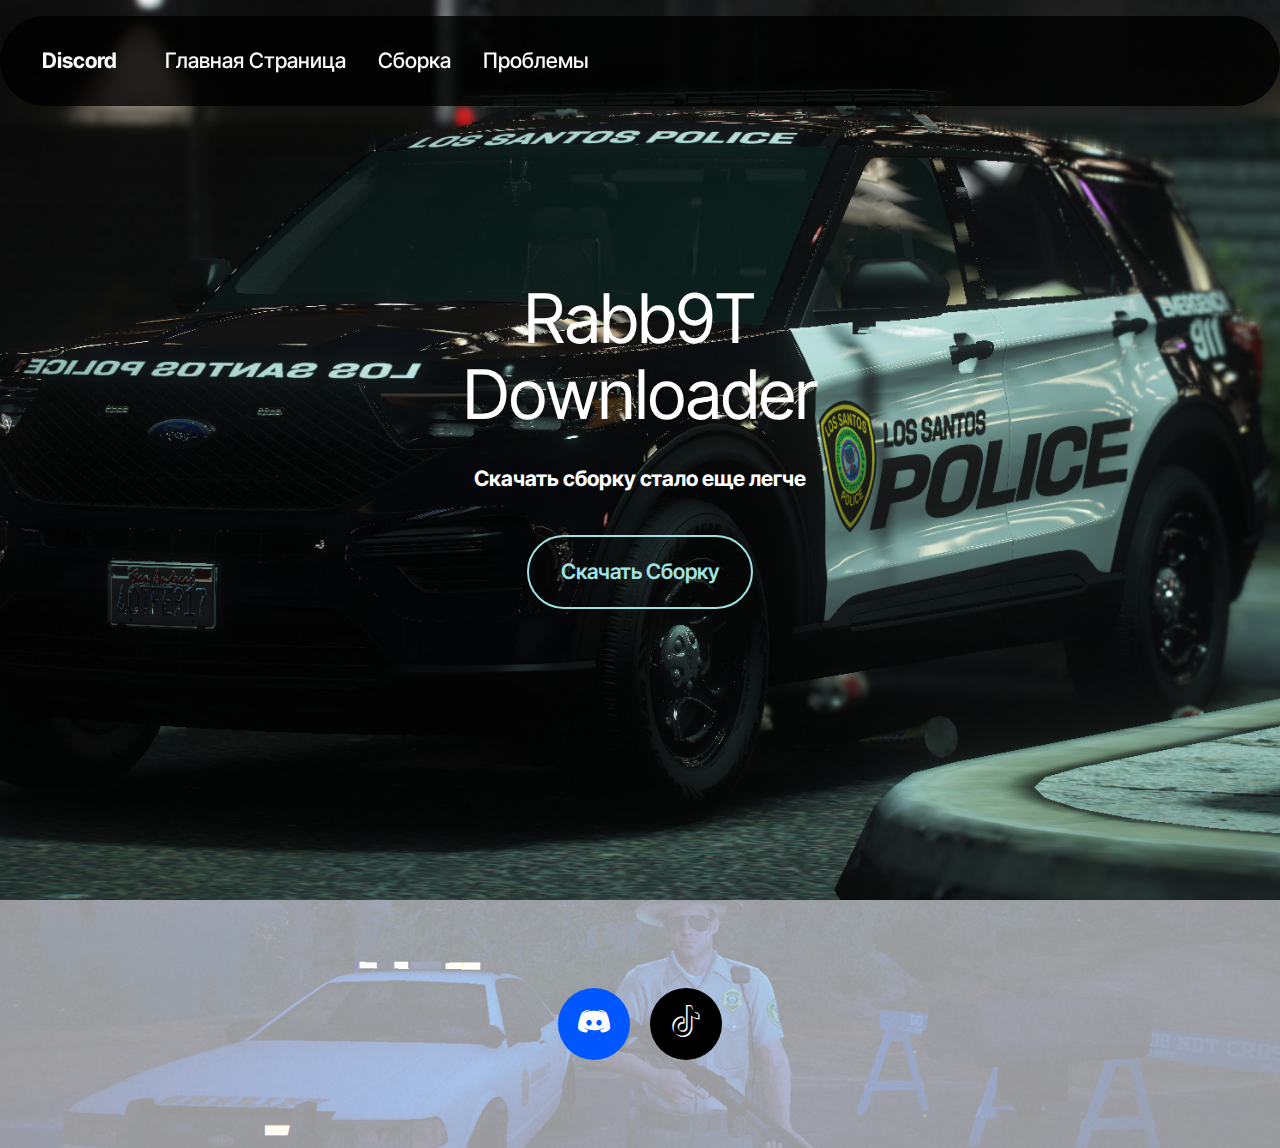
<file: index.html>
<!DOCTYPE html>
<html  >
<head>
  <!-- Site made with Mobirise Website Builder v5.9.18, https://mobirise.com -->
  <meta charset="UTF-8">
  <meta http-equiv="X-UA-Compatible" content="IE=edge">
  <meta name="generator" content="Mobirise v5.9.18, mobirise.com">
  <meta name="viewport" content="width=device-width, initial-scale=1, minimum-scale=1">
  <link rel="shortcut icon" href="assets/images/auadp-it07k-453x450.jpg" type="image/x-icon">
  <meta name="description" content="">
  
  
  <title>Главная Страница</title>
  <link rel="stylesheet" href="assets/web/assets/mobirise-icons2/mobirise2.css">
  <link rel="stylesheet" href="assets/bootstrap/css/bootstrap.min.css">
  <link rel="stylesheet" href="assets/bootstrap/css/bootstrap-grid.min.css">
  <link rel="stylesheet" href="assets/bootstrap/css/bootstrap-reboot.min.css">
  <link rel="stylesheet" href="assets/animatecss/animate.css">
  <link rel="stylesheet" href="assets/dropdown/css/style.css">
  <link rel="stylesheet" href="assets/socicon/css/styles.css">
  <link rel="stylesheet" href="assets/theme/css/style.css">
  <link rel="preload" href="https://fonts.googleapis.com/css?family=Inter+Tight:100,200,300,400,500,600,700,800,900,100i,200i,300i,400i,500i,600i,700i,800i,900i&display=swap" as="style" onload="this.onload=null;this.rel='stylesheet'">
  <noscript><link rel="stylesheet" href="https://fonts.googleapis.com/css?family=Inter+Tight:100,200,300,400,500,600,700,800,900,100i,200i,300i,400i,500i,600i,700i,800i,900i&display=swap"></noscript>
  <link rel="preload" href="https://fonts.googleapis.com/css?family=Jost:100,200,300,400,500,600,700,800,900,100i,200i,300i,400i,500i,600i,700i,800i,900i&display=swap" as="style" onload="this.onload=null;this.rel='stylesheet'">
  <noscript><link rel="stylesheet" href="https://fonts.googleapis.com/css?family=Jost:100,200,300,400,500,600,700,800,900,100i,200i,300i,400i,500i,600i,700i,800i,900i&display=swap"></noscript>
  <link rel="preload" as="style" href="assets/mobirise/css/mbr-additional.css?v=QXFCVy"><link rel="stylesheet" href="assets/mobirise/css/mbr-additional.css?v=QXFCVy" type="text/css">

  
  
  
</head>
<body>
  
  <section data-bs-version="5.1" class="menu menu1 cid-ussQdkQ1Rs" once="menu" id="menu01-1n">
	

	<nav class="navbar navbar-dropdown navbar-fixed-top navbar-expand-lg">
		<div class="container">
			<div class="navbar-brand">
				<span class="navbar-caption-wrap"><a class="navbar-caption text-white display-4" href="https://discord.com/invite/rabb9tlspdfr" target="_blank">Discord</a></span>
			</div>
			<button class="navbar-toggler" type="button" data-toggle="collapse" data-bs-toggle="collapse" data-target="#navbarSupportedContent" data-bs-target="#navbarSupportedContent" aria-controls="navbarNavAltMarkup" aria-expanded="false" aria-label="Toggle navigation">
				<div class="hamburger">
					<span></span>
					<span></span>
					<span></span>
					<span></span>
				</div>
			</button>
			<div class="collapse navbar-collapse" id="navbarSupportedContent">
				<ul class="navbar-nav nav-dropdown nav-right" data-app-modern-menu="true"><li class="nav-item">
						<a class="nav-link link text-white text-primary display-4" href="index.html">Главная Страница</a>
					</li>
					<li class="nav-item">
						<a class="nav-link link text-white text-primary display-4" href="page1.html" aria-expanded="false">Сборка</a>
					</li>
					<li class="nav-item">
						<a class="nav-link link text-white text-primary display-4" href="page2.html">Проблемы</a>
					</li></ul>
				
				
			</div>
		</div>
	</nav>
</section>

<section data-bs-version="5.1" class="header09 startm5 cid-ussQPcHP8G mbr-fullscreen" id="header09-1o">	
	<div class="container-fluid">
		<div class="row">
			<div class="content-wrap col-12 col-md-8">
				<h1 class="mbr-section-title mbr-fonts-style mbr-white mb-4 display-1">Rabb9T<br>Downloader</h1>
				
				<p class="mbr-fonts-style mbr-text mbr-white mb-4 display-7"><strong>Скачать сборку стало еще легче</strong></p>
				<div class="mbr-section-btn"><a class="btn btn-warning-outline display-7" href="page1.html">Скачать Сборку</a></div>
			</div>
		</div>
	</div>
</section>

<section data-bs-version="5.1" class="social4 cid-ussTKUN13a" id="social04-1r">
    
    
    <div class="mbr-overlay" style="opacity: 0.6; background-color: rgb(255, 255, 255);">
    </div>

    <div class="container">
        <div class="media-container-row">
            <div class="col-12">
                
                <div class="social-list align-center">
                    <a class="iconfont-wrapper bg-behance m-2" href="https://discord.com/invite/rabb9tlspdfr" target="_blank">
                        <span class="socicon-discord socicon"></span>
                    </a>
                    
                    <a class="iconfont-wrapper bg-tiktok m-2" href="https://www.tiktok.com/@rabb9tlspdfr1?_t=8rBrw1p2kER" target="_blank">
                        <span class="socicon-tiktok socicon"></span>
                    </a>
                    
                    
                </div>
            </div>
        </div>
    </div>
  
  
  <input name="animation" type="hidden">
  </body>
</html>
</file>
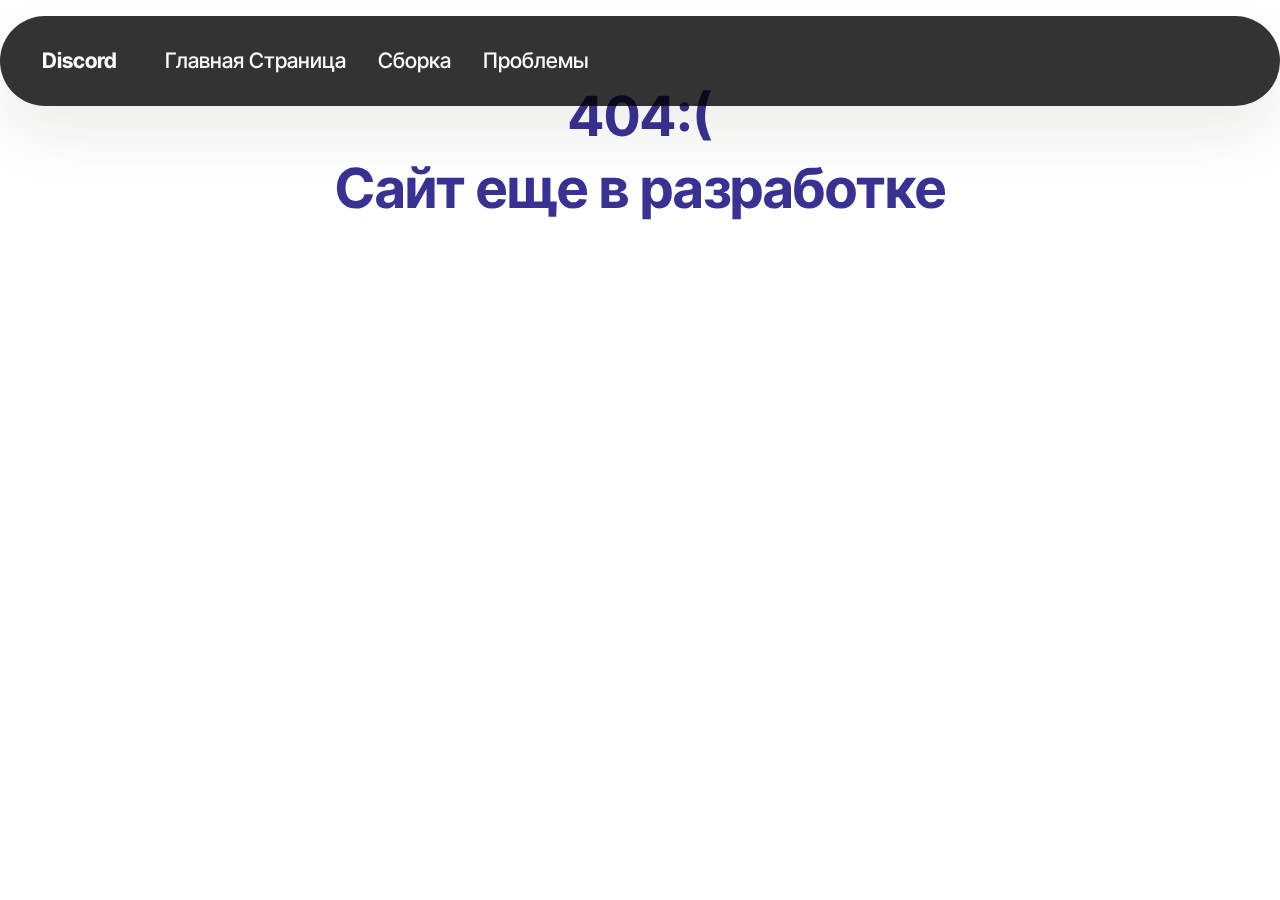
<file: page2.html>
<!DOCTYPE html>
<html  >
<head>
  <!-- Site made with Mobirise Website Builder v5.9.18, https://mobirise.com -->
  <meta charset="UTF-8">
  <meta http-equiv="X-UA-Compatible" content="IE=edge">
  <meta name="generator" content="Mobirise v5.9.18, mobirise.com">
  <meta name="viewport" content="width=device-width, initial-scale=1, minimum-scale=1">
  <link rel="shortcut icon" href="assets/images/auadp-it07k-453x450.jpg" type="image/x-icon">
  <meta name="description" content="">
  
  
  <title>Проблемы</title>
  <link rel="stylesheet" href="assets/web/assets/mobirise-icons2/mobirise2.css">
  <link rel="stylesheet" href="assets/bootstrap/css/bootstrap.min.css">
  <link rel="stylesheet" href="assets/bootstrap/css/bootstrap-grid.min.css">
  <link rel="stylesheet" href="assets/bootstrap/css/bootstrap-reboot.min.css">
  <link rel="stylesheet" href="assets/animatecss/animate.css">
  <link rel="stylesheet" href="assets/dropdown/css/style.css">
  <link rel="stylesheet" href="assets/theme/css/style.css">
  <link rel="preload" href="https://fonts.googleapis.com/css?family=Inter+Tight:100,200,300,400,500,600,700,800,900,100i,200i,300i,400i,500i,600i,700i,800i,900i&display=swap" as="style" onload="this.onload=null;this.rel='stylesheet'">
  <noscript><link rel="stylesheet" href="https://fonts.googleapis.com/css?family=Inter+Tight:100,200,300,400,500,600,700,800,900,100i,200i,300i,400i,500i,600i,700i,800i,900i&display=swap"></noscript>
  <link rel="preload" href="https://fonts.googleapis.com/css?family=Jost:100,200,300,400,500,600,700,800,900,100i,200i,300i,400i,500i,600i,700i,800i,900i&display=swap" as="style" onload="this.onload=null;this.rel='stylesheet'">
  <noscript><link rel="stylesheet" href="https://fonts.googleapis.com/css?family=Jost:100,200,300,400,500,600,700,800,900,100i,200i,300i,400i,500i,600i,700i,800i,900i&display=swap"></noscript>
  <link rel="preload" as="style" href="assets/mobirise/css/mbr-additional.css?v=5tvDfU"><link rel="stylesheet" href="assets/mobirise/css/mbr-additional.css?v=5tvDfU" type="text/css">

  
  
  
</head>
<body>
  
  <section data-bs-version="5.1" class="menu menu1 cid-ussQ8DS50a" once="menu" id="menu01-1m">
	

	<nav class="navbar navbar-dropdown navbar-fixed-top navbar-expand-lg">
		<div class="container">
			<div class="navbar-brand">
				
				<span class="navbar-caption-wrap"><a class="navbar-caption text-white display-4" href="https://discord.com/invite/rabb9tlspdfr" target="_blank">Discord</a></span>
			</div>
			<button class="navbar-toggler" type="button" data-toggle="collapse" data-bs-toggle="collapse" data-target="#navbarSupportedContent" data-bs-target="#navbarSupportedContent" aria-controls="navbarNavAltMarkup" aria-expanded="false" aria-label="Toggle navigation">
				<div class="hamburger">
					<span></span>
					<span></span>
					<span></span>
					<span></span>
				</div>
			</button>
			<div class="collapse navbar-collapse" id="navbarSupportedContent">
				<ul class="navbar-nav nav-dropdown nav-right" data-app-modern-menu="true"><li class="nav-item">
						<a class="nav-link link text-white text-primary display-4" href="index.html">Главная Страница</a>
					</li>
					<li class="nav-item">
						<a class="nav-link link text-white text-primary display-4" href="page1.html" aria-expanded="false">Сборка</a>
					</li>
					<li class="nav-item">
						<a class="nav-link link text-white text-primary display-4" href="page2.html">Проблемы</a>
					</li></ul>
				
				
			</div>
		</div>
	</nav>
</section>

<section data-bs-version="5.1" class="article14 cid-ussXGo5Yk2" id="article14-1v">
    
    <div class="container">
        <div class="row justify-content-center">
            <div class="col-md-12 col-lg-10">
                <h3 class="mbr-section-title mbr-fonts-style display-2">
                    <strong>404:(<br>Сайт еще в разработке</strong></h3>
                
            </div>
        </div>
    </div>

  
  
  <input name="animation" type="hidden">
  </body>
</html>
</file>
<file: assets/web/assets/mobirise-icons2/mobirise2.css>
@font-face {
  font-family: 'Moririse2';
  font-display: swap;
  src:  url('mobirise2.eot?f2bix4');
  src:  url('mobirise2.eot?f2bix4#iefix') format('embedded-opentype'),
    url('mobirise2.ttf?f2bix4') format('truetype'),
    url('mobirise2.woff?f2bix4') format('woff'),
    url('mobirise2.svg?f2bix4#mobirise2') format('svg');
  font-weight: normal;
  font-style: normal;
}

[class^="mobi-"], [class*=" mobi-"] {
  /* use !important to prevent issues with browser extensions that change fonts */
  font-family: 'Moririse2' !important;
  speak: none;
  font-style: normal;
  font-weight: normal;
  font-variant: normal;
  text-transform: none;
  line-height: 1;

  /* Better Font Rendering =========== */
  -webkit-font-smoothing: antialiased;
  -moz-osx-font-smoothing: grayscale;
}

.mobi-mbri-add-submenu:before {
  content: "\e900";
}
.mobi-mbri-alert:before {
  content: "\e901";
}
.mobi-mbri-align-center:before {
  content: "\e902";
}
.mobi-mbri-align-justify:before {
  content: "\e903";
}
.mobi-mbri-align-left:before {
  content: "\e904";
}
.mobi-mbri-align-right:before {
  content: "\e905";
}
.mobi-mbri-android:before {
  content: "\e906";
}
.mobi-mbri-apple:before {
  content: "\e907";
}
.mobi-mbri-arrow-down:before {
  content: "\e908";
}
.mobi-mbri-arrow-next:before {
  content: "\e909";
}
.mobi-mbri-arrow-prev:before {
  content: "\e90a";
}
.mobi-mbri-arrow-up:before {
  content: "\e90b";
}
.mobi-mbri-bold:before {
  content: "\e90c";
}
.mobi-mbri-bookmark:before {
  content: "\e90d";
}
.mobi-mbri-bootstrap:before {
  content: "\e90e";
}
.mobi-mbri-briefcase:before {
  content: "\e90f";
}
.mobi-mbri-browse:before {
  content: "\e910";
}
.mobi-mbri-bulleted-list:before {
  content: "\e911";
}
.mobi-mbri-calendar:before {
  content: "\e912";
}
.mobi-mbri-camera:before {
  content: "\e913";
}
.mobi-mbri-cart-add:before {
  content: "\e914";
}
.mobi-mbri-cart-full:before {
  content: "\e915";
}
.mobi-mbri-cash:before {
  content: "\e916";
}
.mobi-mbri-change-style:before {
  content: "\e917";
}
.mobi-mbri-chat:before {
  content: "\e918";
}
.mobi-mbri-clock:before {
  content: "\e919";
}
.mobi-mbri-close:before {
  content: "\e91a";
}
.mobi-mbri-cloud:before {
  content: "\e91b";
}
.mobi-mbri-code:before {
  content: "\e91c";
}
.mobi-mbri-contact-form:before {
  content: "\e91d";
}
.mobi-mbri-credit-card:before {
  content: "\e91e";
}
.mobi-mbri-cursor-click:before {
  content: "\e91f";
}
.mobi-mbri-cust-feedback:before {
  content: "\e920";
}
.mobi-mbri-database:before {
  content: "\e921";
}
.mobi-mbri-delivery:before {
  content: "\e922";
}
.mobi-mbri-desktop:before {
  content: "\e923";
}
.mobi-mbri-devices:before {
  content: "\e924";
}
.mobi-mbri-down:before {
  content: "\e925";
}
.mobi-mbri-download-2:before {
  content: "\e926";
}
.mobi-mbri-download:before {
  content: "\e927";
}
.mobi-mbri-drag-n-drop-2:before {
  content: "\e928";
}
.mobi-mbri-drag-n-drop:before {
  content: "\e929";
}
.mobi-mbri-edit-2:before {
  content: "\e92a";
}
.mobi-mbri-edit:before {
  content: "\e92b";
}
.mobi-mbri-error:before {
  content: "\e92c";
}
.mobi-mbri-extension:before {
  content: "\e92d";
}
.mobi-mbri-features:before {
  content: "\e92e";
}
.mobi-mbri-file:before {
  content: "\e92f";
}
.mobi-mbri-flag:before {
  content: "\e930";
}
.mobi-mbri-folder:before {
  content: "\e931";
}
.mobi-mbri-gift:before {
  content: "\e932";
}
.mobi-mbri-github:before {
  content: "\e933";
}
.mobi-mbri-globe-2:before {
  content: "\e934";
}
.mobi-mbri-globe:before {
  content: "\e935";
}
.mobi-mbri-growing-chart:before {
  content: "\e936";
}
.mobi-mbri-hearth:before {
  content: "\e937";
}
.mobi-mbri-help:before {
  content: "\e938";
}
.mobi-mbri-home:before {
  content: "\e939";
}
.mobi-mbri-hot-cup:before {
  content: "\e93a";
}
.mobi-mbri-idea:before {
  content: "\e93b";
}
.mobi-mbri-image-gallery:before {
  content: "\e93c";
}
.mobi-mbri-image-slider:before {
  content: "\e93d";
}
.mobi-mbri-info:before {
  content: "\e93e";
}
.mobi-mbri-italic:before {
  content: "\e93f";
}
.mobi-mbri-key:before {
  content: "\e940";
}
.mobi-mbri-laptop:before {
  content: "\e941";
}
.mobi-mbri-layers:before {
  content: "\e942";
}
.mobi-mbri-left-right:before {
  content: "\e943";
}
.mobi-mbri-left:before {
  content: "\e944";
}
.mobi-mbri-letter:before {
  content: "\e945";
}
.mobi-mbri-like:before {
  content: "\e946";
}
.mobi-mbri-link:before {
  content: "\e947";
}
.mobi-mbri-lock:before {
  content: "\e948";
}
.mobi-mbri-login:before {
  content: "\e949";
}
.mobi-mbri-logout:before {
  content: "\e94a";
}
.mobi-mbri-magic-stick:before {
  content: "\e94b";
}
.mobi-mbri-map-pin:before {
  content: "\e94c";
}
.mobi-mbri-menu:before {
  content: "\e94d";
}
.mobi-mbri-mobile-2:before {
  content: "\e94e";
}
.mobi-mbri-mobile-horizontal:before {
  content: "\e94f";
}
.mobi-mbri-mobile:before {
  content: "\e950";
}
.mobi-mbri-mobirise:before {
  content: "\e951";
}
.mobi-mbri-more-horizontal:before {
  content: "\e952";
}
.mobi-mbri-more-vertical:before {
  content: "\e953";
}
.mobi-mbri-music:before {
  content: "\e954";
}
.mobi-mbri-new-file:before {
  content: "\e955";
}
.mobi-mbri-numbered-list:before {
  content: "\e956";
}
.mobi-mbri-opened-folder:before {
  content: "\e957";
}
.mobi-mbri-pages:before {
  content: "\e958";
}
.mobi-mbri-paper-plane:before {
  content: "\e959";
}
.mobi-mbri-paperclip:before {
  content: "\e95a";
}
.mobi-mbri-phone:before {
  content: "\e95b";
}
.mobi-mbri-photo:before {
  content: "\e95c";
}
.mobi-mbri-photos:before {
  content: "\e95d";
}
.mobi-mbri-pin:before {
  content: "\e95e";
}
.mobi-mbri-play:before {
  content: "\e95f";
}
.mobi-mbri-plus:before {
  content: "\e960";
}
.mobi-mbri-preview:before {
  content: "\e961";
}
.mobi-mbri-print:before {
  content: "\e962";
}
.mobi-mbri-protect:before {
  content: "\e963";
}
.mobi-mbri-question:before {
  content: "\e964";
}
.mobi-mbri-quote-left:before {
  content: "\e965";
}
.mobi-mbri-quote-right:before {
  content: "\e966";
}
.mobi-mbri-redo:before {
  content: "\e967";
}
.mobi-mbri-refresh:before {
  content: "\e968";
}
.mobi-mbri-responsive-2:before {
  content: "\e969";
}
.mobi-mbri-responsive:before {
  content: "\e96a";
}
.mobi-mbri-right:before {
  content: "\e96b";
}
.mobi-mbri-rocket:before {
  content: "\e96c";
}
.mobi-mbri-sad-face:before {
  content: "\e96d";
}
.mobi-mbri-sale:before {
  content: "\e96e";
}
.mobi-mbri-save:before {
  content: "\e96f";
}
.mobi-mbri-search:before {
  content: "\e970";
}
.mobi-mbri-setting-2:before {
  content: "\e971";
}
.mobi-mbri-setting-3:before {
  content: "\e972";
}
.mobi-mbri-setting:before {
  content: "\e973";
}
.mobi-mbri-share:before {
  content: "\e974";
}
.mobi-mbri-shopping-bag:before {
  content: "\e975";
}
.mobi-mbri-shopping-basket:before {
  content: "\e976";
}
.mobi-mbri-shopping-cart:before {
  content: "\e977";
}
.mobi-mbri-sites:before {
  content: "\e978";
}
.mobi-mbri-smile-face:before {
  content: "\e979";
}
.mobi-mbri-speed:before {
  content: "\e97a";
}
.mobi-mbri-star:before {
  content: "\e97b";
}
.mobi-mbri-success:before {
  content: "\e97c";
}
.mobi-mbri-sun:before {
  content: "\e97d";
}
.mobi-mbri-sun2:before {
  content: "\e97e";
}
.mobi-mbri-tablet-vertical:before {
  content: "\e97f";
}
.mobi-mbri-tablet:before {
  content: "\e980";
}
.mobi-mbri-target:before {
  content: "\e981";
}
.mobi-mbri-timer:before {
  content: "\e982";
}
.mobi-mbri-to-ftp:before {
  content: "\e983";
}
.mobi-mbri-to-local-drive:before {
  content: "\e984";
}
.mobi-mbri-touch-swipe:before {
  content: "\e985";
}
.mobi-mbri-touch:before {
  content: "\e986";
}
.mobi-mbri-trash:before {
  content: "\e987";
}
.mobi-mbri-underline:before {
  content: "\e988";
}
.mobi-mbri-undo:before {
  content: "\e989";
}
.mobi-mbri-unlink:before {
  content: "\e98a";
}
.mobi-mbri-unlock:before {
  content: "\e98b";
}
.mobi-mbri-up-down:before {
  content: "\e98c";
}
.mobi-mbri-up:before {
  content: "\e98d";
}
.mobi-mbri-update:before {
  content: "\e98e";
}
.mobi-mbri-upload-2:before {
  content: "\e98f";
}
.mobi-mbri-upload:before {
  content: "\e990";
}
.mobi-mbri-user-2:before {
  content: "\e991";
}
.mobi-mbri-user:before {
  content: "\e992";
}
.mobi-mbri-users:before {
  content: "\e993";
}
.mobi-mbri-video-play:before {
  content: "\e994";
}
.mobi-mbri-video:before {
  content: "\e995";
}
.mobi-mbri-watch:before {
  content: "\e996";
}
.mobi-mbri-website-theme-2:before {
  content: "\e997";
}
.mobi-mbri-website-theme:before {
  content: "\e998";
}
.mobi-mbri-wifi:before {
  content: "\e999";
}
.mobi-mbri-windows:before {
  content: "\e99a";
}
.mobi-mbri-zoom-in:before {
  content: "\e99b";
}
.mobi-mbri-zoom-out:before {
  content: "\e99c";
}
</file>
<file: assets/dropdown/css/style.css>
.navbar-dropdown {
  left: 0;
  padding: 0;
  position: absolute;
  right: 0;
  top: 0;
  transition: all 0.45s ease;
  z-index: 1030;
  background: #282828; }
  .navbar-dropdown .navbar-logo {
    margin-right: 0.8rem;
    transition: margin 0.3s ease-in-out;
    vertical-align: middle; }
    .navbar-dropdown .navbar-logo img {
      height: 3.125rem;
      transition: all 0.3s ease-in-out; }
    .navbar-dropdown .navbar-logo.mbr-iconfont {
      font-size: 3.125rem;
      line-height: 3.125rem; }
  .navbar-dropdown .navbar-caption {
    font-weight: 700;
    white-space: normal;
    vertical-align: -4px;
    line-height: 3.125rem !important; }
    .navbar-dropdown .navbar-caption, .navbar-dropdown .navbar-caption:hover {
      color: inherit;
      text-decoration: none; }
  .navbar-dropdown .mbr-iconfont + .navbar-caption {
    vertical-align: -1px; }
  .navbar-dropdown.navbar-fixed-top {
    position: fixed; }
  .navbar-dropdown .navbar-brand span {
    vertical-align: -4px; }
  .navbar-dropdown.bg-color.transparent {
    background: none; }
  .navbar-dropdown.navbar-short .navbar-brand {
    padding: 0.625rem 0; }
    .navbar-dropdown.navbar-short .navbar-brand span {
      vertical-align: -1px; }
  .navbar-dropdown.navbar-short .navbar-caption {
    line-height: 2.375rem !important;
    vertical-align: -2px; }
  .navbar-dropdown.navbar-short .navbar-logo {
    margin-right: 0.5rem; }
    .navbar-dropdown.navbar-short .navbar-logo img {
      height: 2.375rem; }
    .navbar-dropdown.navbar-short .navbar-logo.mbr-iconfont {
      font-size: 2.375rem;
      line-height: 2.375rem; }
  .navbar-dropdown.navbar-short .mbr-table-cell {
    height: 3.625rem; }
  .navbar-dropdown .navbar-close {
    left: 0.6875rem;
    position: fixed;
    top: 0.75rem;
    z-index: 1000; }
  .navbar-dropdown .hamburger-icon {
    content: "";
    display: inline-block;
    vertical-align: middle;
    width: 16px;
    -webkit-box-shadow: 0 -6px 0 1px #282828,0 0 0 1px #282828,0 6px 0 1px #282828;
    -moz-box-shadow: 0 -6px 0 1px #282828,0 0 0 1px #282828,0 6px 0 1px #282828;
    box-shadow: 0 -6px 0 1px #282828,0 0 0 1px #282828,0 6px 0 1px #282828; }

.dropdown-menu .dropdown-toggle[data-toggle="dropdown-submenu"]::after {
  border-bottom: 0.35em solid transparent;
  border-left: 0.35em solid;
  border-right: 0;
  border-top: 0.35em solid transparent;
  margin-left: 0.3rem; }

.dropdown-menu .dropdown-item:focus {
  outline: 0; }

.nav-dropdown {
  font-size: 0.75rem;
  font-weight: 500;
  height: auto !important; }
  .nav-dropdown .nav-btn {
    padding-left: 1rem; }
  .nav-dropdown .link {
    margin: .667em 1.667em;
    font-weight: 500;
    padding: 0;
    transition: color .2s ease-in-out; }
    .nav-dropdown .link.dropdown-toggle {
      margin-right: 2.583em; }
      .nav-dropdown .link.dropdown-toggle::after {
        margin-left: .25rem;
        border-top: 0.35em solid;
        border-right: 0.35em solid transparent;
        border-left: 0.35em solid transparent;
        border-bottom: 0; }
      .nav-dropdown .link.dropdown-toggle[aria-expanded="true"] {
        margin: 0;
        padding: 0.667em 3.263em  0.667em 1.667em; }
  .nav-dropdown .link::after,
  .nav-dropdown .dropdown-item::after {
    color: inherit; }
  .nav-dropdown .btn {
    font-size: 0.75rem;
    font-weight: 700;
    letter-spacing: 0;
    margin-bottom: 0;
    padding-left: 1.25rem;
    padding-right: 1.25rem; }
  .nav-dropdown .dropdown-menu {
    border-radius: 0;
    border: 0;
    left: 0;
    margin: 0;
    padding-bottom: 1.25rem;
    padding-top: 1.25rem;
    position: relative; }
  .nav-dropdown .dropdown-submenu {
    margin-left: 0.125rem;
    top: 0; }
  .nav-dropdown .dropdown-item {
    font-weight: 500;
    line-height: 2;
    padding: 0.3846em 4.615em 0.3846em 1.5385em;
    position: relative;
    transition: color .2s ease-in-out, background-color .2s ease-in-out; }
    .nav-dropdown .dropdown-item::after {
      margin-top: -0.3077em;
      position: absolute;
      right: 1.1538em;
      top: 50%; }
    .nav-dropdown .dropdown-item:focus, .nav-dropdown .dropdown-item:hover {
      background: none; }

@media (max-width: 767px) {
  .nav-dropdown.navbar-toggleable-sm {
    bottom: 0;
    display: none;
    left: 0;
    overflow-x: hidden;
    position: fixed;
    top: 0;
    transform: translateX(-100%);
    -ms-transform: translateX(-100%);
    -webkit-transform: translateX(-100%);
    width: 18.75rem;
    z-index: 999; } }
.nav-dropdown.navbar-toggleable-xl {
  bottom: 0;
  display: none;
  left: 0;
  overflow-x: hidden;
  position: fixed;
  top: 0;
  transform: translateX(-100%);
  -ms-transform: translateX(-100%);
  -webkit-transform: translateX(-100%);
  width: 18.75rem;
  z-index: 999; }

.nav-dropdown-sm {
  display: block !important;
  overflow-x: hidden;
  overflow: auto;
  padding-top: 3.875rem; }
  .nav-dropdown-sm::after {
    content: "";
    display: block;
    height: 3rem;
    width: 100%; }
  .nav-dropdown-sm.collapse.in ~ .navbar-close {
    display: block !important; }
  .nav-dropdown-sm.collapsing, .nav-dropdown-sm.collapse.in {
    transform: translateX(0);
    -ms-transform: translateX(0);
    -webkit-transform: translateX(0);
    transition: all 0.25s ease-out;
    -webkit-transition: all 0.25s ease-out;
    background: #282828; }
  .nav-dropdown-sm.collapsing[aria-expanded="false"] {
    transform: translateX(-100%);
    -ms-transform: translateX(-100%);
    -webkit-transform: translateX(-100%); }
  .nav-dropdown-sm .nav-item {
    display: block;
    margin-left: 0 !important;
    padding-left: 0; }
  .nav-dropdown-sm .link,
  .nav-dropdown-sm .dropdown-item {
    border-top: 1px dotted rgba(255, 255, 255, 0.1);
    font-size: 0.8125rem;
    line-height: 1.6;
    margin: 0 !important;
    padding: 0.875rem 2.4rem 0.875rem 1.5625rem !important;
    position: relative;
    white-space: normal; }
    .nav-dropdown-sm .link:focus, .nav-dropdown-sm .link:hover,
    .nav-dropdown-sm .dropdown-item:focus,
    .nav-dropdown-sm .dropdown-item:hover {
      background: rgba(0, 0, 0, 0.2) !important;
      color: #c0a375; }
  .nav-dropdown-sm .nav-btn {
    position: relative;
    padding: 1.5625rem 1.5625rem 0 1.5625rem; }
    .nav-dropdown-sm .nav-btn::before {
      border-top: 1px dotted rgba(255, 255, 255, 0.1);
      content: "";
      left: 0;
      position: absolute;
      top: 0;
      width: 100%; }
    .nav-dropdown-sm .nav-btn + .nav-btn {
      padding-top: 0.625rem; }
      .nav-dropdown-sm .nav-btn + .nav-btn::before {
        display: none; }
  .nav-dropdown-sm .btn {
    padding: 0.625rem 0; }
  .nav-dropdown-sm .dropdown-toggle[data-toggle="dropdown-submenu"]::after {
    margin-left: .25rem;
    border-top: 0.35em solid;
    border-right: 0.35em solid transparent;
    border-left: 0.35em solid transparent;
    border-bottom: 0; }
  .nav-dropdown-sm .dropdown-toggle[data-toggle="dropdown-submenu"][aria-expanded="true"]::after {
    border-top: 0;
    border-right: 0.35em solid transparent;
    border-left: 0.35em solid transparent;
    border-bottom: 0.35em solid; }
  .nav-dropdown-sm .dropdown-menu {
    margin: 0;
    padding: 0;
    position: relative;
    top: 0;
    left: 0;
    width: 100%;
    border: 0;
    float: none;
    border-radius: 0;
    background: none; }
  .nav-dropdown-sm .dropdown-submenu {
    left: 100%;
    margin-left: 0.125rem;
    margin-top: -1.25rem;
    top: 0; }

.navbar-toggleable-sm .nav-dropdown .dropdown-menu {
  position: absolute; }

.navbar-toggleable-sm .nav-dropdown .dropdown-submenu {
  left: 100%;
  margin-left: 0.125rem;
  margin-top: -1.25rem;
  top: 0; }

.navbar-toggleable-sm.opened .nav-dropdown .dropdown-menu {
  position: relative; }

.navbar-toggleable-sm.opened .nav-dropdown .dropdown-submenu {
  left: 0;
  margin-left: 00rem;
  margin-top: 0rem;
  top: 0; }

.is-builder .nav-dropdown.collapsing {
  transition: none !important; }
</file>
<file: assets/socicon/css/styles.css>
@charset "UTF-8";

@font-face {
  font-family: 'Socicon';
  src:  url('../fonts/socicon.eot');
  src:  url('../fonts/socicon.eot?#iefix') format('embedded-opentype'),
    url('../fonts/socicon.woff2') format('woff2'),
    url('../fonts/socicon.ttf') format('truetype'),
    url('../fonts/socicon.woff') format('woff'),
    url('../fonts/socicon.svg#socicon') format('svg');
  font-weight: normal;
  font-style: normal;
  font-display: swap;
}

[data-icon]:before {
  font-family: "socicon" !important;
  content: attr(data-icon);
  font-style: normal !important;
  font-weight: normal !important;
  font-variant: normal !important;
  text-transform: none !important;
  speak: none;
  line-height: 1;
  -webkit-font-smoothing: antialiased;
  -moz-osx-font-smoothing: grayscale;
}

[class^="socicon-"], [class*=" socicon-"] {
  /* use !important to prevent issues with browser extensions that change fonts */
  font-family: 'Socicon' !important;
  speak: none;
  font-style: normal;
  font-weight: normal;
  font-variant: normal;
  text-transform: none;
  line-height: 1;

  /* Better Font Rendering =========== */
  -webkit-font-smoothing: antialiased;
  -moz-osx-font-smoothing: grayscale;
}

.socicon-500px:before {
  content: "\e000";
}
.socicon-8tracks:before {
  content: "\e001";
}
.socicon-airbnb:before {
  content: "\e002";
}
.socicon-alliance:before {
  content: "\e003";
}
.socicon-amazon:before {
  content: "\e004";
}
.socicon-amplement:before {
  content: "\e005";
}
.socicon-android:before {
  content: "\e006";
}
.socicon-angellist:before {
  content: "\e007";
}
.socicon-apple:before {
  content: "\e008";
}
.socicon-appnet:before {
  content: "\e009";
}
.socicon-baidu:before {
  content: "\e00a";
}
.socicon-bandcamp:before {
  content: "\e00b";
}
.socicon-battlenet:before {
  content: "\e00c";
}
.socicon-mixer:before {
  content: "\e00d";
}
.socicon-bebee:before {
  content: "\e00e";
}
.socicon-bebo:before {
  content: "\e00f";
}
.socicon-behance:before {
  content: "\e010";
}
.socicon-blizzard:before {
  content: "\e011";
}
.socicon-blogger:before {
  content: "\e012";
}
.socicon-buffer:before {
  content: "\e013";
}
.socicon-chrome:before {
  content: "\e014";
}
.socicon-coderwall:before {
  content: "\e015";
}
.socicon-curse:before {
  content: "\e016";
}
.socicon-dailymotion:before {
  content: "\e017";
}
.socicon-deezer:before {
  content: "\e018";
}
.socicon-delicious:before {
  content: "\e019";
}
.socicon-deviantart:before {
  content: "\e01a";
}
.socicon-diablo:before {
  content: "\e01b";
}
.socicon-digg:before {
  content: "\e01c";
}
.socicon-discord:before {
  content: "\e01d";
}
.socicon-disqus:before {
  content: "\e01e";
}
.socicon-douban:before {
  content: "\e01f";
}
.socicon-draugiem:before {
  content: "\e020";
}
.socicon-dribbble:before {
  content: "\e021";
}
.socicon-drupal:before {
  content: "\e022";
}
.socicon-ebay:before {
  content: "\e023";
}
.socicon-ello:before {
  content: "\e024";
}
.socicon-endomodo:before {
  content: "\e025";
}
.socicon-envato:before {
  content: "\e026";
}
.socicon-etsy:before {
  content: "\e027";
}
.socicon-facebook:before {
  content: "\e028";
}
.socicon-feedburner:before {
  content: "\e029";
}
.socicon-filmweb:before {
  content: "\e02a";
}
.socicon-firefox:before {
  content: "\e02b";
}
.socicon-flattr:before {
  content: "\e02c";
}
.socicon-flickr:before {
  content: "\e02d";
}
.socicon-formulr:before {
  content: "\e02e";
}
.socicon-forrst:before {
  content: "\e02f";
}
.socicon-foursquare:before {
  content: "\e030";
}
.socicon-friendfeed:before {
  content: "\e031";
}
.socicon-github:before {
  content: "\e032";
}
.socicon-goodreads:before {
  content: "\e033";
}
.socicon-google:before {
  content: "\e034";
}
.socicon-googlescholar:before {
  content: "\e035";
}
.socicon-googlegroups:before {
  content: "\e036";
}
.socicon-googlephotos:before {
  content: "\e037";
}
.socicon-googleplus:before {
  content: "\e038";
}
.socicon-grooveshark:before {
  content: "\e039";
}
.socicon-hackerrank:before {
  content: "\e03a";
}
.socicon-hearthstone:before {
  content: "\e03b";
}
.socicon-hellocoton:before {
  content: "\e03c";
}
.socicon-heroes:before {
  content: "\e03d";
}
.socicon-smashcast:before {
  content: "\e03e";
}
.socicon-horde:before {
  content: "\e03f";
}
.socicon-houzz:before {
  content: "\e040";
}
.socicon-icq:before {
  content: "\e041";
}
.socicon-identica:before {
  content: "\e042";
}
.socicon-imdb:before {
  content: "\e043";
}
.socicon-instagram:before {
  content: "\e044";
}
.socicon-issuu:before {
  content: "\e045";
}
.socicon-istock:before {
  content: "\e046";
}
.socicon-itunes:before {
  content: "\e047";
}
.socicon-keybase:before {
  content: "\e048";
}
.socicon-lanyrd:before {
  content: "\e049";
}
.socicon-lastfm:before {
  content: "\e04a";
}
.socicon-line:before {
  content: "\e04b";
}
.socicon-linkedin:before {
  content: "\e04c";
}
.socicon-livejournal:before {
  content: "\e04d";
}
.socicon-lyft:before {
  content: "\e04e";
}
.socicon-macos:before {
  content: "\e04f";
}
.socicon-mail:before {
  content: "\e050";
}
.socicon-medium:before {
  content: "\e051";
}
.socicon-meetup:before {
  content: "\e052";
}
.socicon-mixcloud:before {
  content: "\e053";
}
.socicon-modelmayhem:before {
  content: "\e054";
}
.socicon-mumble:before {
  content: "\e055";
}
.socicon-myspace:before {
  content: "\e056";
}
.socicon-newsvine:before {
  content: "\e057";
}
.socicon-nintendo:before {
  content: "\e058";
}
.socicon-npm:before {
  content: "\e059";
}
.socicon-odnoklassniki:before {
  content: "\e05a";
}
.socicon-openid:before {
  content: "\e05b";
}
.socicon-opera:before {
  content: "\e05c";
}
.socicon-outlook:before {
  content: "\e05d";
}
.socicon-overwatch:before {
  content: "\e05e";
}
.socicon-patreon:before {
  content: "\e05f";
}
.socicon-paypal:before {
  content: "\e060";
}
.socicon-periscope:before {
  content: "\e061";
}
.socicon-persona:before {
  content: "\e062";
}
.socicon-pinterest:before {
  content: "\e063";
}
.socicon-play:before {
  content: "\e064";
}
.socicon-player:before {
  content: "\e065";
}
.socicon-playstation:before {
  content: "\e066";
}
.socicon-pocket:before {
  content: "\e067";
}
.socicon-qq:before {
  content: "\e068";
}
.socicon-quora:before {
  content: "\e069";
}
.socicon-raidcall:before {
  content: "\e06a";
}
.socicon-ravelry:before {
  content: "\e06b";
}
.socicon-reddit:before {
  content: "\e06c";
}
.socicon-renren:before {
  content: "\e06d";
}
.socicon-researchgate:before {
  content: "\e06e";
}
.socicon-residentadvisor:before {
  content: "\e06f";
}
.socicon-reverbnation:before {
  content: "\e070";
}
.socicon-rss:before {
  content: "\e071";
}
.socicon-sharethis:before {
  content: "\e072";
}
.socicon-skype:before {
  content: "\e073";
}
.socicon-slideshare:before {
  content: "\e074";
}
.socicon-smugmug:before {
  content: "\e075";
}
.socicon-snapchat:before {
  content: "\e076";
}
.socicon-songkick:before {
  content: "\e077";
}
.socicon-soundcloud:before {
  content: "\e078";
}
.socicon-spotify:before {
  content: "\e079";
}
.socicon-stackexchange:before {
  content: "\e07a";
}
.socicon-stackoverflow:before {
  content: "\e07b";
}
.socicon-starcraft:before {
  content: "\e07c";
}
.socicon-stayfriends:before {
  content: "\e07d";
}
.socicon-steam:before {
  content: "\e07e";
}
.socicon-storehouse:before {
  content: "\e07f";
}
.socicon-strava:before {
  content: "\e080";
}
.socicon-streamjar:before {
  content: "\e081";
}
.socicon-stumbleupon:before {
  content: "\e082";
}
.socicon-swarm:before {
  content: "\e083";
}
.socicon-teamspeak:before {
  content: "\e084";
}
.socicon-teamviewer:before {
  content: "\e085";
}
.socicon-technorati:before {
  content: "\e086";
}
.socicon-telegram:before {
  content: "\e087";
}
.socicon-tripadvisor:before {
  content: "\e088";
}
.socicon-tripit:before {
  content: "\e089";
}
.socicon-triplej:before {
  content: "\e08a";
}
.socicon-tumblr:before {
  content: "\e08b";
}
.socicon-twitch:before {
  content: "\e08c";
}
.socicon-twitter:before {
  content: "\e08d";
}
.socicon-uber:before {
  content: "\e08e";
}
.socicon-ventrilo:before {
  content: "\e08f";
}
.socicon-viadeo:before {
  content: "\e090";
}
.socicon-viber:before {
  content: "\e091";
}
.socicon-viewbug:before {
  content: "\e092";
}
.socicon-vimeo:before {
  content: "\e093";
}
.socicon-vine:before {
  content: "\e094";
}
.socicon-vkontakte:before {
  content: "\e095";
}
.socicon-warcraft:before {
  content: "\e096";
}
.socicon-wechat:before {
  content: "\e097";
}
.socicon-weibo:before {
  content: "\e098";
}
.socicon-whatsapp:before {
  content: "\e099";
}
.socicon-wikipedia:before {
  content: "\e09a";
}
.socicon-windows:before {
  content: "\e09b";
}
.socicon-wordpress:before {
  content: "\e09c";
}
.socicon-wykop:before {
  content: "\e09d";
}
.socicon-xbox:before {
  content: "\e09e";
}
.socicon-xing:before {
  content: "\e09f";
}
.socicon-yahoo:before {
  content: "\e0a0";
}
.socicon-yammer:before {
  content: "\e0a1";
}
.socicon-yandex:before {
  content: "\e0a2";
}
.socicon-yelp:before {
  content: "\e0a3";
}
.socicon-younow:before {
  content: "\e0a4";
}
.socicon-youtube:before {
  content: "\e0a5";
}
.socicon-zapier:before {
  content: "\e0a6";
}
.socicon-zerply:before {
  content: "\e0a7";
}
.socicon-zomato:before {
  content: "\e0a8";
}
.socicon-zynga:before {
  content: "\e0a9";
}
.socicon-spreadshirt:before {
  content: "\e901";
}
.socicon-gamejolt:before {
  content: "\e902";
}
.socicon-trello:before {
  content: "\e903";
}
.socicon-tunein:before {
  content: "\e904";
}
.socicon-bloglovin:before {
  content: "\e905";
}
.socicon-gamewisp:before {
  content: "\e906";
}
.socicon-messenger:before {
  content: "\e907";
}
.socicon-pandora:before {
  content: "\e908";
}
.socicon-augment:before {
  content: "\e909";
}
.socicon-bitbucket:before {
  content: "\e90a";
}
.socicon-fyuse:before {
  content: "\e90b";
}
.socicon-yt-gaming:before {
  content: "\e90c";
}
.socicon-sketchfab:before {
  content: "\e90d";
}
.socicon-mobcrush:before {
  content: "\e90e";
}
.socicon-microsoft:before {
  content: "\e90f";
}
.socicon-realtor:before {
  content: "\e910";
}
.socicon-tidal:before {
  content: "\e911";
}
.socicon-qobuz:before {
  content: "\e912";
}
.socicon-natgeo:before {
  content: "\e913";
}
.socicon-mastodon:before {
  content: "\e914";
}
.socicon-unsplash:before {
  content: "\e915";
}
.socicon-homeadvisor:before {
  content: "\e916";
}
.socicon-angieslist:before {
  content: "\e917";
}
.socicon-codepen:before {
  content: "\e918";
}
.socicon-slack:before {
  content: "\e919";
}
.socicon-openaigym:before {
  content: "\e91a";
}
.socicon-logmein:before {
  content: "\e91b";
}
.socicon-fiverr:before {
  content: "\e91c";
}
.socicon-gotomeeting:before {
  content: "\e91d";
}
.socicon-aliexpress:before {
  content: "\e91e";
}
.socicon-guru:before {
  content: "\e91f";
}
.socicon-appstore:before {
  content: "\e920";
}
.socicon-homes:before {
  content: "\e921";
}
.socicon-zoom:before {
  content: "\e922";
}
.socicon-alibaba:before {
  content: "\e923";
}
.socicon-craigslist:before {
  content: "\e924";
}
.socicon-wix:before {
  content: "\e925";
}
.socicon-redfin:before {
  content: "\e926";
}
.socicon-googlecalendar:before {
  content: "\e927";
}
.socicon-shopify:before {
  content: "\e928";
}
.socicon-freelancer:before {
  content: "\e929";
}
.socicon-seedrs:before {
  content: "\e92a";
}
.socicon-bing:before {
  content: "\e92b";
}
.socicon-doodle:before {
  content: "\e92c";
}
.socicon-bonanza:before {
  content: "\e92d";
}
.socicon-squarespace:before {
  content: "\e92e";
}
.socicon-toptal:before {
  content: "\e92f";
}
.socicon-gust:before {
  content: "\e930";
}
.socicon-ask:before {
  content: "\e931";
}
.socicon-trulia:before {
  content: "\e932";
}
.socicon-loomly:before {
  content: "\e933";
}
.socicon-ghost:before {
  content: "\e934";
}
.socicon-upwork:before {
  content: "\e935";
}
.socicon-fundable:before {
  content: "\e936";
}
.socicon-booking:before {
  content: "\e937";
}
.socicon-googlemaps:before {
  content: "\e938";
}
.socicon-zillow:before {
  content: "\e939";
}
.socicon-niconico:before {
  content: "\e93a";
}
.socicon-toneden:before {
  content: "\e93b";
}
.socicon-crunchbase:before {
  content: "\e93c";
}
.socicon-homefy:before {
  content: "\e93d";
}
.socicon-calendly:before {
  content: "\e93e";
}
.socicon-livemaster:before {
  content: "\e93f";
}
.socicon-udemy:before {
  content: "\e940";
}
.socicon-codered:before {
  content: "\e941";
}
.socicon-origin:before {
  content: "\e942";
}
.socicon-nextdoor:before {
  content: "\e943";
}
.socicon-portfolio:before {
  content: "\e944";
}
.socicon-instructables:before {
  content: "\e945";
}
.socicon-gitlab:before {
  content: "\e946";
}
.socicon-hackernews:before {
  content: "\e947";
}
.socicon-smashwords:before {
  content: "\e948";
}
.socicon-kobo:before {
  content: "\e949";
}
.socicon-bookbub:before {
  content: "\e94a";
}
.socicon-mailru:before {
  content: "\e94b";
}
.socicon-moddb:before {
  content: "\e94c";
}
.socicon-indiedb:before {
  content: "\e94d";
}
.socicon-traxsource:before {
  content: "\e94e";
}
.socicon-gamefor:before {
  content: "\e94f";
}
.socicon-pixiv:before {
  content: "\e950";
}
.socicon-myanimelist:before {
  content: "\e951";
}
.socicon-blackberry:before {
  content: "\e952";
}
.socicon-wickr:before {
  content: "\e953";
}
.socicon-spip:before {
  content: "\e954";
}
.socicon-napster:before {
  content: "\e955";
}
.socicon-beatport:before {
  content: "\e956";
}
.socicon-hackerone:before {
  content: "\e957";
}
.socicon-internet:before {
  content: "\e958";
}
.socicon-ubuntu:before {
  content: "\e959";
}
.socicon-artstation:before {
  content: "\e95a";
}
.socicon-invision:before {
  content: "\e95b";
}
.socicon-torial:before {
  content: "\e95c";
}
.socicon-collectorz:before {
  content: "\e95d";
}
.socicon-seenthis:before {
  content: "\e95e";
}
.socicon-googleplaymusic:before {
  content: "\e95f";
}
.socicon-debian:before {
  content: "\e960";
}
.socicon-filmfreeway:before {
  content: "\e961";
}
.socicon-gnome:before {
  content: "\e962";
}
.socicon-itchio:before {
  content: "\e963";
}
.socicon-jamendo:before {
  content: "\e964";
}
.socicon-mix:before {
  content: "\e965";
}
.socicon-sharepoint:before {
  content: "\e966";
}
.socicon-tinder:before {
  content: "\e967";
}
.socicon-windguru:before {
  content: "\e968";
}
.socicon-cdbaby:before {
  content: "\e969";
}
.socicon-elementaryos:before {
  content: "\e96a";
}
.socicon-stage32:before {
  content: "\e96b";
}
.socicon-tiktok:before {
  content: "\e96c";
}
.socicon-gitter:before {
  content: "\e96d";
}
.socicon-letterboxd:before {
  content: "\e96e";
}
.socicon-threema:before {
  content: "\e96f";
}
.socicon-splice:before {
  content: "\e970";
}
.socicon-metapop:before {
  content: "\e971";
}
.socicon-naver:before {
  content: "\e972";
}
.socicon-remote:before {
  content: "\e973";
}
.socicon-flipboard:before {
  content: "\e974";
}
.socicon-googlehangouts:before {
  content: "\e975";
}
.socicon-dlive:before {
  content: "\e976";
}
.socicon-vsco:before {
  content: "\e977";
}
.socicon-stitcher:before {
  content: "\e978";
}
.socicon-avvo:before {
  content: "\e979";
}
.socicon-redbubble:before {
  content: "\e97a";
}
.socicon-society6:before {
  content: "\e97b";
}
.socicon-zazzle:before {
  content: "\e97c";
}
.socicon-eitaa:before {
  content: "\e97d";
}
.socicon-soroush:before {
  content: "\e97e";
}
.socicon-bale:before {
  content: "\e97f";
}
</file>
<file: assets/theme/css/style.css>
@charset "UTF-8";
section {
  background-color: #ffffff;
}

body {
  font-style: normal;
  line-height: 1.5;
  font-weight: 400;
  color: #232323;
  position: relative;
}

button {
  background-color: transparent;
  border-color: transparent;
}

.embla__button,
.carousel-control {
  background-color: #edefea !important;
  opacity: 0.8 !important;
  color: #464845 !important;
  border-color: #edefea !important;
}

.carousel .close,
.modalWindow .close {
  background-color: #edefea !important;
  color: #464845 !important;
  border-color: #edefea !important;
  opacity: 0.8 !important;
}

.carousel .close:hover,
.modalWindow .close:hover {
  opacity: 1 !important;
}

.carousel-indicators li {
  background-color: #edefea !important;
  border: 2px solid #464845 !important;
}

.carousel-indicators li:hover,
.carousel-indicators li:active {
  opacity: 0.8 !important;
}

.embla__button:hover,
.carousel-control:hover {
  background-color: #edefea !important;
  opacity: 1 !important;
}

.modalWindow-video-container {
  height: 80%;
}

section,
.container,
.container-fluid {
  position: relative;
  word-wrap: break-word;
}

a.mbr-iconfont:hover {
  text-decoration: none;
}

.article .lead p,
.article .lead ul,
.article .lead ol,
.article .lead pre,
.article .lead blockquote {
  margin-bottom: 0;
}

a {
  font-style: normal;
  font-weight: 400;
  cursor: pointer;
}
a, a:hover {
  text-decoration: none;
}

.mbr-section-title {
  font-style: normal;
  line-height: 1.3;
}

.mbr-section-subtitle {
  line-height: 1.3;
}

.mbr-text {
  font-style: normal;
  line-height: 1.7;
}

h1,
h2,
h3,
h4,
h5,
h6,
.display-1,
.display-2,
.display-4,
.display-5,
.display-7,
span,
p,
a {
  line-height: 1;
  word-break: break-word;
  word-wrap: break-word;
  font-weight: 400;
}

b,
strong {
  font-weight: bold;
}

input:-webkit-autofill, input:-webkit-autofill:hover, input:-webkit-autofill:focus, input:-webkit-autofill:active {
  transition-delay: 9999s;
  -webkit-transition-property: background-color, color;
  transition-property: background-color, color;
}

textarea[type=hidden] {
  display: none;
}

section {
  background-position: 50% 50%;
  background-repeat: no-repeat;
  background-size: cover;
}
section .mbr-background-video,
section .mbr-background-video-preview {
  position: absolute;
  bottom: 0;
  left: 0;
  right: 0;
  top: 0;
}

.hidden {
  visibility: hidden;
}

.mbr-z-index20 {
  z-index: 20;
}

/*! Base colors */
.mbr-white {
  color: #ffffff;
}

.mbr-black {
  color: #111111;
}

.mbr-bg-white {
  background-color: #ffffff;
}

.mbr-bg-black {
  background-color: #000000;
}

/*! Text-aligns */
.align-left {
  text-align: left;
}

.align-center {
  text-align: center;
}

.align-right {
  text-align: right;
}

/*! Font-weight  */
.mbr-light {
  font-weight: 300;
}

.mbr-regular {
  font-weight: 400;
}

.mbr-semibold {
  font-weight: 500;
}

.mbr-bold {
  font-weight: 700;
}

/*! Media  */
.media-content {
  flex-basis: 100%;
}

.media-container-row {
  display: flex;
  flex-direction: row;
  flex-wrap: wrap;
  justify-content: center;
  align-content: center;
  align-items: start;
}
.media-container-row .media-size-item {
  width: 400px;
}

.media-container-column {
  display: flex;
  flex-direction: column;
  flex-wrap: wrap;
  justify-content: center;
  align-content: center;
  align-items: stretch;
}
.media-container-column > * {
  width: 100%;
}

@media (min-width: 992px) {
  .media-container-row {
    flex-wrap: nowrap;
  }
}
figure {
  margin-bottom: 0;
  overflow: hidden;
}

figure[mbr-media-size] {
  transition: width 0.1s;
}

img,
iframe {
  display: block;
  width: 100%;
}

.card {
  background-color: transparent;
  border: none;
}

.card-box {
  width: 100%;
}

.card-img {
  text-align: center;
  flex-shrink: 0;
  -webkit-flex-shrink: 0;
}

.media {
  max-width: 100%;
  margin: 0 auto;
}

.mbr-figure {
  align-self: center;
}

.media-container > div {
  max-width: 100%;
}

.mbr-figure img,
.card-img img {
  width: 100%;
}

@media (max-width: 991px) {
  .media-size-item {
    width: auto !important;
  }
  .media {
    width: auto;
  }
  .mbr-figure {
    width: 100% !important;
  }
}
/*! Buttons */
.mbr-section-btn {
  margin-left: -0.6rem;
  margin-right: -0.6rem;
  font-size: 0;
}

.btn {
  font-weight: 600;
  border-width: 1px;
  font-style: normal;
  margin: 0.6rem 0.6rem;
  white-space: normal;
  transition: all 0.2s ease-in-out;
  display: inline-flex;
  align-items: center;
  justify-content: center;
  word-break: break-word;
}

.btn-sm {
  font-weight: 600;
  letter-spacing: 0px;
  transition: all 0.3s ease-in-out;
}

.btn-md {
  font-weight: 600;
  letter-spacing: 0px;
  transition: all 0.3s ease-in-out;
}

.btn-lg {
  font-weight: 600;
  letter-spacing: 0px;
  transition: all 0.3s ease-in-out;
}

.btn-form {
  margin: 0;
}
.btn-form:hover {
  cursor: pointer;
}

nav .mbr-section-btn {
  margin-left: 0rem;
  margin-right: 0rem;
}

/*! Btn icon margin */
.btn .mbr-iconfont,
.btn.btn-sm .mbr-iconfont {
  order: 1;
  cursor: pointer;
  margin-left: 0.5rem;
  vertical-align: sub;
}

.btn.btn-md .mbr-iconfont,
.btn.btn-md .mbr-iconfont {
  margin-left: 0.8rem;
}

.mbr-regular {
  font-weight: 400;
}

.mbr-semibold {
  font-weight: 500;
}

.mbr-bold {
  font-weight: 700;
}

[type=submit] {
  -webkit-appearance: none;
}

/*! Full-screen */
.mbr-fullscreen .mbr-overlay {
  min-height: 100vh;
}

.mbr-fullscreen {
  display: flex;
  display: -moz-flex;
  display: -ms-flex;
  display: -o-flex;
  align-items: center;
  min-height: 100vh;
  padding-top: 3rem;
  padding-bottom: 3rem;
}

/*! Map */
.map {
  height: 25rem;
  position: relative;
}
.map iframe {
  width: 100%;
  height: 100%;
}

/*! Scroll to top arrow */
.mbr-arrow-up {
  bottom: 25px;
  right: 90px;
  position: fixed;
  text-align: right;
  z-index: 5000;
  color: #ffffff;
  font-size: 22px;
}

.mbr-arrow-up a {
  background: rgba(0, 0, 0, 0.2);
  border-radius: 50%;
  color: #fff;
  display: inline-block;
  height: 60px;
  width: 60px;
  border: 2px solid #fff;
  outline-style: none !important;
  position: relative;
  text-decoration: none;
  transition: all 0.3s ease-in-out;
  cursor: pointer;
  text-align: center;
}
.mbr-arrow-up a:hover {
  background-color: rgba(0, 0, 0, 0.4);
}
.mbr-arrow-up a i {
  line-height: 60px;
}

.mbr-arrow-up-icon {
  display: block;
  color: #fff;
}

.mbr-arrow-up-icon::before {
  content: "›";
  display: inline-block;
  font-family: serif;
  font-size: 22px;
  line-height: 1;
  font-style: normal;
  position: relative;
  top: 6px;
  left: -4px;
  transform: rotate(-90deg);
}

/*! Arrow Down */
.mbr-arrow {
  position: absolute;
  bottom: 45px;
  left: 50%;
  width: 60px;
  height: 60px;
  cursor: pointer;
  background-color: rgba(80, 80, 80, 0.5);
  border-radius: 50%;
  transform: translateX(-50%);
}
@media (max-width: 767px) {
  .mbr-arrow {
    display: none;
  }
}
.mbr-arrow > a {
  display: inline-block;
  text-decoration: none;
  outline-style: none;
  animation: arrowdown 1.7s ease-in-out infinite;
  color: #ffffff;
}
.mbr-arrow > a > i {
  position: absolute;
  top: -2px;
  left: 15px;
  font-size: 2rem;
}

#scrollToTop a i::before {
  content: "";
  position: absolute;
  display: block;
  border-bottom: 2.5px solid #fff;
  border-left: 2.5px solid #fff;
  width: 27.8%;
  height: 27.8%;
  left: 50%;
  top: 51%;
  transform: translateY(-30%) translateX(-50%) rotate(135deg);
}

@keyframes arrowdown {
  0% {
    transform: translateY(0px);
  }
  50% {
    transform: translateY(-5px);
  }
  100% {
    transform: translateY(0px);
  }
}
@media (max-width: 500px) {
  .mbr-arrow-up {
    left: 0;
    right: 0;
    text-align: center;
  }
}
/*Gradients animation*/
@keyframes gradient-animation {
  from {
    background-position: 0% 100%;
    animation-timing-function: ease-in-out;
  }
  to {
    background-position: 100% 0%;
    animation-timing-function: ease-in-out;
  }
}
.bg-gradient {
  background-size: 200% 200%;
  animation: gradient-animation 5s infinite alternate;
  -webkit-animation: gradient-animation 5s infinite alternate;
}

.menu .navbar-brand {
  display: -webkit-flex;
}
.menu .navbar-brand span {
  display: flex;
  display: -webkit-flex;
}
.menu .navbar-brand .navbar-caption-wrap {
  display: -webkit-flex;
}
.menu .navbar-brand .navbar-logo img {
  display: -webkit-flex;
  width: auto;
}
@media (min-width: 768px) and (max-width: 991px) {
  .menu .navbar-toggleable-sm .navbar-nav {
    display: -ms-flexbox;
  }
}
@media (max-width: 991px) {
  .menu .navbar-collapse {
    max-height: 93.5vh;
  }
  .menu .navbar-collapse.show {
    overflow: auto;
  }
}
@media (min-width: 992px) {
  .menu .navbar-nav.nav-dropdown {
    display: -webkit-flex;
  }
  .menu .navbar-toggleable-sm .navbar-collapse {
    display: -webkit-flex !important;
  }
  .menu .collapsed .navbar-collapse {
    max-height: 93.5vh;
  }
  .menu .collapsed .navbar-collapse.show {
    overflow: auto;
  }
}
@media (max-width: 767px) {
  .menu .navbar-collapse {
    max-height: 80vh;
  }
}

.nav-link .mbr-iconfont {
  margin-right: 0.5rem;
}

.navbar {
  display: -webkit-flex;
  -webkit-flex-wrap: wrap;
  -webkit-align-items: center;
  -webkit-justify-content: space-between;
}

.navbar-collapse {
  -webkit-flex-basis: 100%;
  -webkit-flex-grow: 1;
  -webkit-align-items: center;
}

.nav-dropdown .link {
  padding: 0.667em 1.667em !important;
  margin: 0 !important;
}

.nav {
  display: -webkit-flex;
  -webkit-flex-wrap: wrap;
}

.row {
  display: -webkit-flex;
  -webkit-flex-wrap: wrap;
}

.justify-content-center {
  -webkit-justify-content: center;
}

.form-inline {
  display: -webkit-flex;
}

.card-wrapper {
  -webkit-flex: 1;
}

.carousel-control {
  z-index: 10;
  display: -webkit-flex;
}

.carousel-controls {
  display: -webkit-flex;
}

.media {
  display: -webkit-flex;
}

.form-group:focus {
  outline: none;
}

.jq-selectbox__select {
  padding: 7px 0;
  position: relative;
}

.jq-selectbox__dropdown {
  overflow: hidden;
  border-radius: 10px;
  position: absolute;
  top: 100%;
  left: 0 !important;
  width: 100% !important;
}

.jq-selectbox__trigger-arrow {
  right: 0;
  transform: translateY(-50%);
}

.jq-selectbox li {
  padding: 1.07em 0.5em;
}

input[type=range] {
  padding-left: 0 !important;
  padding-right: 0 !important;
}

.modal-dialog,
.modal-content {
  height: 100%;
}

.modal-dialog .carousel-inner {
  height: calc(100vh - 1.75rem);
}
@media (max-width: 575px) {
  .modal-dialog .carousel-inner {
    height: calc(100vh - 1rem);
  }
}

.carousel-item {
  text-align: center;
}

.carousel-item img {
  margin: auto;
}

.navbar-toggler {
  align-self: flex-start;
  padding: 0.25rem 0.75rem;
  font-size: 1.25rem;
  line-height: 1;
  background: transparent;
  border: 1px solid transparent;
  border-radius: 0.25rem;
}

.navbar-toggler:focus,
.navbar-toggler:hover {
  text-decoration: none;
  box-shadow: none;
}

.navbar-toggler-icon {
  display: inline-block;
  width: 1.5em;
  height: 1.5em;
  vertical-align: middle;
  content: "";
  background: no-repeat center center;
  background-size: 100% 100%;
}

.navbar-toggler-left {
  position: absolute;
  left: 1rem;
}

.navbar-toggler-right {
  position: absolute;
  right: 1rem;
}

.card-img {
  width: auto;
}

.menu .navbar.collapsed:not(.beta-menu) {
  flex-direction: column;
}

.carousel-item.active,
.carousel-item-next,
.carousel-item-prev {
  display: flex;
}

.note-air-layout .dropup .dropdown-menu,
.note-air-layout .navbar-fixed-bottom .dropdown .dropdown-menu {
  bottom: initial !important;
}

html,
body {
  height: auto;
  min-height: 100vh;
}

.dropup .dropdown-toggle::after {
  display: none;
}

.form-asterisk {
  font-family: initial;
  position: absolute;
  top: -2px;
  font-weight: normal;
}

.form-control-label {
  position: relative;
  cursor: pointer;
  margin-bottom: 0.357em;
  padding: 0;
}

.alert {
  color: #ffffff;
  border-radius: 0;
  border: 0;
  font-size: 1.1rem;
  line-height: 1.5;
  margin-bottom: 1.875rem;
  padding: 1.25rem;
  position: relative;
  text-align: center;
}
.alert.alert-form::after {
  background-color: inherit;
  bottom: -7px;
  content: "";
  display: block;
  height: 14px;
  left: 50%;
  margin-left: -7px;
  position: absolute;
  transform: rotate(45deg);
  width: 14px;
}

.form-control {
  background-color: #ffffff;
  background-clip: border-box;
  color: #232323;
  line-height: 1rem !important;
  height: auto;
  padding: 1.2rem 2rem;
  transition: border-color 0.25s ease 0s;
  border: 1px solid transparent !important;
  border-radius: 4px;
  box-shadow: rgba(0, 0, 0, 0.07) 0px 1px 1px 0px, rgba(0, 0, 0, 0.07) 0px 1px 3px 0px, rgba(0, 0, 0, 0.03) 0px 0px 0px 1px;
}
.form-active .form-control:invalid {
  border-color: red;
}

.row > * {
  padding-right: 1rem;
  padding-left: 1rem;
}

form .row {
  margin-left: -0.6rem;
  margin-right: -0.6rem;
}
form .row [class*=col] {
  padding-left: 0.6rem;
  padding-right: 0.6rem;
}

form .mbr-section-btn {
  padding-left: 0.6rem;
  padding-right: 0.6rem;
}

form .form-check-input {
  margin-top: 0.5;
}

textarea.form-control {
  line-height: 1.5rem !important;
}

.form-group {
  margin-bottom: 1.2rem;
}

.form-control,
form .btn {
  min-height: 48px;
}

.gdpr-block label span.textGDPR input[name=gdpr] {
  top: 7px;
}

.form-control:focus {
  box-shadow: none;
}

:focus {
  outline: none;
}

.mbr-overlay {
  background-color: #000;
  bottom: 0;
  left: 0;
  opacity: 0.5;
  position: absolute;
  right: 0;
  top: 0;
  z-index: 0;
  pointer-events: none;
}

blockquote {
  font-style: italic;
  padding: 3rem;
  font-size: 1.09rem;
  position: relative;
  border-left: 3px solid;
}

ul,
ol,
pre,
blockquote {
  margin-bottom: 2.3125rem;
}

.mt-4 {
  margin-top: 2rem !important;
}

.mb-4 {
  margin-bottom: 2rem !important;
}

.container,
.container-fluid {
  padding-left: 16px;
  padding-right: 16px;
}

.row {
  margin-left: -16px;
  margin-right: -16px;
}
.row > [class*=col] {
  padding-left: 16px;
  padding-right: 16px;
}

@media (min-width: 992px) {
  .container-fluid {
    padding-left: 32px;
    padding-right: 32px;
  }
}
@media (max-width: 991px) {
  .mbr-container {
    padding-left: 16px;
    padding-right: 16px;
  }
}
.app-video-wrapper > img {
  opacity: 1;
}

.app-video-wrapper {
  background: transparent;
}

.item {
  position: relative;
}

.dropdown-menu .dropdown-menu {
  left: 100%;
}

.dropdown-item + .dropdown-menu {
  display: none;
}

.dropdown-item:hover + .dropdown-menu,
.dropdown-menu:hover {
  display: block;
}

@media (min-aspect-ratio: 16/9) {
  .mbr-video-foreground {
    height: 300% !important;
    top: -100% !important;
  }
}
@media (max-aspect-ratio: 16/9) {
  .mbr-video-foreground {
    width: 300% !important;
    left: -100% !important;
  }
}.engine {
	position: absolute;
	text-indent: -2400px;
	text-align: center;
	padding: 0;
	top: 0;
	left: -2400px;
}
</file>
<file: assets/mobirise/css/mbr-additional.css>
.btn {
  border-width: 2px;
}
img,
.card-wrap,
.card-wrapper,
.video-wrapper,
.mbr-figure iframe,
.google-map iframe,
.slide-content,
.plan,
.card,
.item-wrapper {
  border-radius: 2rem !important;
}
.video-wrapper {
  overflow: hidden;
}
body {
  font-family: Inter Tight;
}
.display-1 {
  font-family: 'Inter Tight', sans-serif;
  font-size: 5rem;
  line-height: 1;
}
.display-1 > .mbr-iconfont {
  font-size: 6.25rem;
}
.display-2 {
  font-family: 'Inter Tight', sans-serif;
  font-size: 4rem;
  line-height: 1;
}
.display-2 > .mbr-iconfont {
  font-size: 5rem;
}
.display-4 {
  font-family: 'Inter Tight', sans-serif;
  font-size: 1.4rem;
  line-height: 1.5;
}
.display-4 > .mbr-iconfont {
  font-size: 1.75rem;
}
.display-5 {
  font-family: 'Jost', sans-serif;
  font-size: 3rem;
  line-height: 1.5;
}
.display-5 > .mbr-iconfont {
  font-size: 3.75rem;
}
.display-7 {
  font-family: 'Inter Tight', sans-serif;
  font-size: 1.4rem;
  line-height: 1.3;
}
.display-7 > .mbr-iconfont {
  font-size: 1.75rem;
}
/* ---- Fluid typography for mobile devices ---- */
/* 1.4 - font scale ratio ( bootstrap == 1.42857 ) */
/* 100vw - current viewport width */
/* (48 - 20)  48 == 48rem == 768px, 20 == 20rem == 320px(minimal supported viewport) */
/* 0.65 - min scale variable, may vary */
@media (max-width: 992px) {
  .display-1 {
    font-size: 4rem;
  }
}
@media (max-width: 768px) {
  .display-1 {
    font-size: 3.5rem;
    font-size: calc( 2.4rem + (5 - 2.4) * ((100vw - 20rem) / (48 - 20)));
    line-height: calc( 1.1 * (2.4rem + (5 - 2.4) * ((100vw - 20rem) / (48 - 20))));
  }
  .display-2 {
    font-size: 3.2rem;
    font-size: calc( 2.05rem + (4 - 2.05) * ((100vw - 20rem) / (48 - 20)));
    line-height: calc( 1.3 * (2.05rem + (4 - 2.05) * ((100vw - 20rem) / (48 - 20))));
  }
  .display-4 {
    font-size: 1.12rem;
    font-size: calc( 1.14rem + (1.4 - 1.14) * ((100vw - 20rem) / (48 - 20)));
    line-height: calc( 1.4 * (1.14rem + (1.4 - 1.14) * ((100vw - 20rem) / (48 - 20))));
  }
  .display-5 {
    font-size: 2.4rem;
    font-size: calc( 1.7rem + (3 - 1.7) * ((100vw - 20rem) / (48 - 20)));
    line-height: calc( 1.4 * (1.7rem + (3 - 1.7) * ((100vw - 20rem) / (48 - 20))));
  }
  .display-7 {
    font-size: 1.12rem;
    font-size: calc( 1.14rem + (1.4 - 1.14) * ((100vw - 20rem) / (48 - 20)));
    line-height: calc( 1.4 * (1.14rem + (1.4 - 1.14) * ((100vw - 20rem) / (48 - 20))));
  }
}
@media (min-width: 992px) and (max-width: 1400px) {
  .display-1 {
    font-size: 3.5rem;
    font-size: calc( 2.4rem + (5 - 2.4) * ((100vw - 62rem) / (87 - 62)));
    line-height: calc( 1.1 * (2.4rem + (5 - 2.4) * ((100vw - 62rem) / (87 - 62))));
  }
  .display-2 {
    font-size: 3.2rem;
    font-size: calc( 2.05rem + (4 - 2.05) * ((100vw - 62rem) / (87 - 62)));
    line-height: calc( 1.3 * (2.05rem + (4 - 2.05) * ((100vw - 62rem) / (87 - 62))));
  }
  .display-4 {
    font-size: 1.12rem;
    font-size: calc( 1.14rem + (1.4 - 1.14) * ((100vw - 62rem) / (87 - 62)));
    line-height: calc( 1.4 * (1.14rem + (1.4 - 1.14) * ((100vw - 62rem) / (87 - 62))));
  }
  .display-5 {
    font-size: 2.4rem;
    font-size: calc( 1.7rem + (3 - 1.7) * ((100vw - 62rem) / (87 - 62)));
    line-height: calc( 1.4 * (1.7rem + (3 - 1.7) * ((100vw - 62rem) / (87 - 62))));
  }
  .display-7 {
    font-size: 1.12rem;
    font-size: calc( 1.14rem + (1.4 - 1.14) * ((100vw - 62rem) / (87 - 62)));
    line-height: calc( 1.4 * (1.14rem + (1.4 - 1.14) * ((100vw - 62rem) / (87 - 62))));
  }
}
/* Buttons */
.btn {
  padding: 1.25rem 2rem;
  border-radius: 4px;
}
@media (max-width: 767px) {
  .btn {
    padding: 0.75rem 1.5rem;
  }
}
.btn-sm {
  padding: 0.6rem 1.2rem;
  border-radius: 4px;
}
.btn-md {
  padding: 0.6rem 1.2rem;
  border-radius: 4px;
}
.btn-lg {
  padding: 1.25rem 2rem;
  border-radius: 4px;
}
.bg-primary {
  background-color: #2b7a69 !important;
}
.bg-success {
  background-color: #3a341c !important;
}
.bg-info {
  background-color: #320707 !important;
}
.bg-warning {
  background-color: #a0e2e1 !important;
}
.bg-danger {
  background-color: #ffffff !important;
}
.btn-primary,
.btn-primary:active {
  background-color: #2b7a69 !important;
  border-color: #2b7a69 !important;
  color: #ffffff !important;
  box-shadow: none;
}
.btn-primary:hover,
.btn-primary:focus,
.btn-primary.focus,
.btn-primary.active {
  color: inherit;
  background-color: #38a089 !important;
  border-color: #38a089 !important;
  box-shadow: none;
}
.btn-primary.disabled,
.btn-primary:disabled {
  color: #ffffff !important;
  background-color: #38a089 !important;
  border-color: #38a089 !important;
}
.btn-secondary,
.btn-secondary:active {
  background-color: #9fe870 !important;
  border-color: #9fe870 !important;
  color: #264d0c !important;
  box-shadow: none;
}
.btn-secondary:hover,
.btn-secondary:focus,
.btn-secondary.focus,
.btn-secondary.active {
  color: inherit;
  background-color: #bcef9c !important;
  border-color: #bcef9c !important;
  box-shadow: none;
}
.btn-secondary.disabled,
.btn-secondary:disabled {
  color: #264d0c !important;
  background-color: #bcef9c !important;
  border-color: #bcef9c !important;
}
.btn-info,
.btn-info:active {
  background-color: #320707 !important;
  border-color: #320707 !important;
  color: #ffffff !important;
  box-shadow: none;
}
.btn-info:hover,
.btn-info:focus,
.btn-info.focus,
.btn-info.active {
  color: inherit;
  background-color: #5f0d0d !important;
  border-color: #5f0d0d !important;
  box-shadow: none;
}
.btn-info.disabled,
.btn-info:disabled {
  color: #ffffff !important;
  background-color: #5f0d0d !important;
  border-color: #5f0d0d !important;
}
.btn-success,
.btn-success:active {
  background-color: #3a341c !important;
  border-color: #3a341c !important;
  color: #ffffff !important;
  box-shadow: none;
}
.btn-success:hover,
.btn-success:focus,
.btn-success.focus,
.btn-success.active {
  color: inherit;
  background-color: #5c532d !important;
  border-color: #5c532d !important;
  box-shadow: none;
}
.btn-success.disabled,
.btn-success:disabled {
  color: #ffffff !important;
  background-color: #5c532d !important;
  border-color: #5c532d !important;
}
.btn-warning,
.btn-warning:active {
  background-color: #a0e2e1 !important;
  border-color: #a0e2e1 !important;
  color: #1f6463 !important;
  box-shadow: none;
}
.btn-warning:hover,
.btn-warning:focus,
.btn-warning.focus,
.btn-warning.active {
  color: inherit;
  background-color: #c7eeed !important;
  border-color: #c7eeed !important;
  box-shadow: none;
}
.btn-warning.disabled,
.btn-warning:disabled {
  color: #1f6463 !important;
  background-color: #c7eeed !important;
  border-color: #c7eeed !important;
}
.btn-danger,
.btn-danger:active {
  background-color: #ffffff !important;
  border-color: #ffffff !important;
  color: #808080 !important;
  box-shadow: none;
}
.btn-danger:hover,
.btn-danger:focus,
.btn-danger.focus,
.btn-danger.active {
  color: inherit;
  background-color: #ffffff !important;
  border-color: #ffffff !important;
  box-shadow: none;
}
.btn-danger.disabled,
.btn-danger:disabled {
  color: #808080 !important;
  background-color: #ffffff !important;
  border-color: #ffffff !important;
}
.btn-white,
.btn-white:active {
  background-color: #eff0ec !important;
  border-color: #eff0ec !important;
  color: #757b62 !important;
  box-shadow: none;
}
.btn-white:hover,
.btn-white:focus,
.btn-white.focus,
.btn-white.active {
  color: inherit;
  background-color: #ffffff !important;
  border-color: #ffffff !important;
  box-shadow: none;
}
.btn-white.disabled,
.btn-white:disabled {
  color: #757b62 !important;
  background-color: #ffffff !important;
  border-color: #ffffff !important;
}
.btn-black,
.btn-black:active {
  background-color: #232323 !important;
  border-color: #232323 !important;
  color: #ffffff !important;
  box-shadow: none;
}
.btn-black:hover,
.btn-black:focus,
.btn-black.focus,
.btn-black.active {
  color: inherit;
  background-color: #3d3d3d !important;
  border-color: #3d3d3d !important;
  box-shadow: none;
}
.btn-black.disabled,
.btn-black:disabled {
  color: #ffffff !important;
  background-color: #3d3d3d !important;
  border-color: #3d3d3d !important;
}
.btn-primary-outline,
.btn-primary-outline:active {
  background-color: transparent !important;
  border-color: #2b7a69;
  color: #2b7a69;
}
.btn-primary-outline:hover,
.btn-primary-outline:focus,
.btn-primary-outline.focus,
.btn-primary-outline.active {
  color: #143a32 !important;
  background-color: transparent !important;
  border-color: #143a32 !important;
  box-shadow: none !important;
}
.btn-primary-outline.disabled,
.btn-primary-outline:disabled {
  color: #ffffff !important;
  background-color: #2b7a69 !important;
  border-color: #2b7a69 !important;
}
.btn-secondary-outline,
.btn-secondary-outline:active {
  background-color: transparent !important;
  border-color: #9fe870;
  color: #9fe870;
}
.btn-secondary-outline:hover,
.btn-secondary-outline:focus,
.btn-secondary-outline.focus,
.btn-secondary-outline.active {
  color: #6ddc25 !important;
  background-color: transparent !important;
  border-color: #6ddc25 !important;
  box-shadow: none !important;
}
.btn-secondary-outline.disabled,
.btn-secondary-outline:disabled {
  color: #264d0c !important;
  background-color: #9fe870 !important;
  border-color: #9fe870 !important;
}
.btn-info-outline,
.btn-info-outline:active {
  background-color: transparent !important;
  border-color: #320707;
  color: #320707;
}
.btn-info-outline:hover,
.btn-info-outline:focus,
.btn-info-outline.focus,
.btn-info-outline.active {
  color: #000000 !important;
  background-color: transparent !important;
  border-color: #000000 !important;
  box-shadow: none !important;
}
.btn-info-outline.disabled,
.btn-info-outline:disabled {
  color: #ffffff !important;
  background-color: #320707 !important;
  border-color: #320707 !important;
}
.btn-success-outline,
.btn-success-outline:active {
  background-color: transparent !important;
  border-color: #3a341c;
  color: #3a341c;
}
.btn-success-outline:hover,
.btn-success-outline:focus,
.btn-success-outline.focus,
.btn-success-outline.active {
  color: #000000 !important;
  background-color: transparent !important;
  border-color: #000000 !important;
  box-shadow: none !important;
}
.btn-success-outline.disabled,
.btn-success-outline:disabled {
  color: #ffffff !important;
  background-color: #3a341c !important;
  border-color: #3a341c !important;
}
.btn-warning-outline,
.btn-warning-outline:active {
  background-color: transparent !important;
  border-color: #a0e2e1;
  color: #a0e2e1;
}
.btn-warning-outline:hover,
.btn-warning-outline:focus,
.btn-warning-outline.focus,
.btn-warning-outline.active {
  color: #5ececc !important;
  background-color: transparent !important;
  border-color: #5ececc !important;
  box-shadow: none !important;
}
.btn-warning-outline.disabled,
.btn-warning-outline:disabled {
  color: #1f6463 !important;
  background-color: #a0e2e1 !important;
  border-color: #a0e2e1 !important;
}
.btn-danger-outline,
.btn-danger-outline:active {
  background-color: transparent !important;
  border-color: #ffffff;
  color: #ffffff;
}
.btn-danger-outline:hover,
.btn-danger-outline:focus,
.btn-danger-outline.focus,
.btn-danger-outline.active {
  color: #d4d4d4 !important;
  background-color: transparent !important;
  border-color: #d4d4d4 !important;
  box-shadow: none !important;
}
.btn-danger-outline.disabled,
.btn-danger-outline:disabled {
  color: #808080 !important;
  background-color: #ffffff !important;
  border-color: #ffffff !important;
}
.btn-black-outline,
.btn-black-outline:active {
  background-color: transparent !important;
  border-color: #232323;
  color: #232323;
}
.btn-black-outline:hover,
.btn-black-outline:focus,
.btn-black-outline.focus,
.btn-black-outline.active {
  color: #000000 !important;
  background-color: transparent !important;
  border-color: #000000 !important;
  box-shadow: none !important;
}
.btn-black-outline.disabled,
.btn-black-outline:disabled {
  color: #ffffff !important;
  background-color: #232323 !important;
  border-color: #232323 !important;
}
.btn-white-outline,
.btn-white-outline:active {
  background-color: transparent !important;
  border-color: #fafafa;
  color: #fafafa;
}
.btn-white-outline:hover,
.btn-white-outline:focus,
.btn-white-outline.focus,
.btn-white-outline.active {
  color: #cfcfcf !important;
  background-color: transparent !important;
  border-color: #cfcfcf !important;
  box-shadow: none !important;
}
.btn-white-outline.disabled,
.btn-white-outline:disabled {
  color: #7a7a7a !important;
  background-color: #fafafa !important;
  border-color: #fafafa !important;
}
.text-primary {
  color: #2b7a69 !important;
}
.text-secondary {
  color: #9fe870 !important;
}
.text-success {
  color: #3a341c !important;
}
.text-info {
  color: #320707 !important;
}
.text-warning {
  color: #a0e2e1 !important;
}
.text-danger {
  color: #ffffff !important;
}
.text-white {
  color: #fafafa !important;
}
.text-black {
  color: #232323 !important;
}
a.text-primary:hover,
a.text-primary:focus,
a.text-primary.active {
  color: #102f28 !important;
}
a.text-secondary:hover,
a.text-secondary:focus,
a.text-secondary.active {
  color: #66d022 !important;
}
a.text-success:hover,
a.text-success:focus,
a.text-success.active {
  color: #000000 !important;
}
a.text-info:hover,
a.text-info:focus,
a.text-info.active {
  color: #000000 !important;
}
a.text-warning:hover,
a.text-warning:focus,
a.text-warning.active {
  color: #52cac8 !important;
}
a.text-danger:hover,
a.text-danger:focus,
a.text-danger.active {
  color: #cccccc !important;
}
a.text-white:hover,
a.text-white:focus,
a.text-white.active {
  color: #c7c7c7 !important;
}
a.text-black:hover,
a.text-black:focus,
a.text-black.active {
  color: #000000 !important;
}
a[class*="text-"]:not(.nav-link):not(.dropdown-item):not([role]):not(.navbar-caption) {
  transition: 0.2s;
  position: relative;
  background-image: linear-gradient(currentColor 50%, currentColor 50%);
  background-size: 10000px 2px;
  background-repeat: no-repeat;
  background-position: 0 1.2em;
}
.nav-tabs .nav-link.active {
  color: #2b7a69;
}
.nav-tabs .nav-link:not(.active) {
  color: #232323;
}
.alert-success {
  background-color: #70c770;
}
.alert-info {
  background-color: #320707;
}
.alert-warning {
  background-color: #a0e2e1;
}
.alert-danger {
  background-color: #ffffff;
}
.mbr-section-btn .btn:not(.btn-form) {
  border-radius: 100px;
}
.mbr-gallery-filter li a {
  border-radius: 100px !important;
}
.mbr-gallery-filter li.active .btn {
  background-color: #2b7a69;
  border-color: #2b7a69;
  color: #ffffff;
}
.mbr-gallery-filter li.active .btn:focus {
  box-shadow: none;
}
.nav-tabs .nav-link {
  border-radius: 100px !important;
}
a,
a:hover {
  color: #2b7a69;
}
.mbr-plan-header.bg-primary .mbr-plan-subtitle,
.mbr-plan-header.bg-primary .mbr-plan-price-desc {
  color: #5ec6b0;
}
.mbr-plan-header.bg-success .mbr-plan-subtitle,
.mbr-plan-header.bg-success .mbr-plan-price-desc {
  color: #c0b27c;
}
.mbr-plan-header.bg-info .mbr-plan-subtitle,
.mbr-plan-header.bg-info .mbr-plan-price-desc {
  color: #f3abab;
}
.mbr-plan-header.bg-warning .mbr-plan-subtitle,
.mbr-plan-header.bg-warning .mbr-plan-price-desc {
  color: #ffffff;
}
.mbr-plan-header.bg-danger .mbr-plan-subtitle,
.mbr-plan-header.bg-danger .mbr-plan-price-desc {
  color: #ffffff;
}
/* Scroll to top button*/
.scrollToTop_wraper {
  display: none;
}
.form-control {
  font-family: 'Inter Tight', sans-serif;
  font-size: 1.4rem;
  line-height: 1.3;
  font-weight: 400;
  border-radius: 40px !important;
}
.form-control > .mbr-iconfont {
  font-size: 1.75rem;
}
.form-control:hover,
.form-control:focus {
  box-shadow: rgba(0, 0, 0, 0.07) 0px 1px 1px 0px, rgba(0, 0, 0, 0.07) 0px 1px 3px 0px, rgba(0, 0, 0, 0.03) 0px 0px 0px 1px;
  border-color: #2b7a69 !important;
}
.form-control:-webkit-input-placeholder {
  font-family: 'Inter Tight', sans-serif;
  font-size: 1.4rem;
  line-height: 1.3;
  font-weight: 400;
}
.form-control:-webkit-input-placeholder > .mbr-iconfont {
  font-size: 1.75rem;
}
blockquote {
  border-color: #2b7a69;
}
/* Forms */
.mbr-form .input-group-btn .btn {
  border-radius: 100px !important;
}
.mbr-form .input-group-btn .btn:hover {
  box-shadow: 0 10px 40px 0 rgba(0, 0, 0, 0.2);
}
.mbr-form .input-group-btn button[type="submit"] {
  border-radius: 100px !important;
  padding: 1rem 3rem;
}
.mbr-form .input-group-btn button[type="submit"]:hover {
  box-shadow: 0 10px 40px 0 rgba(0, 0, 0, 0.2);
}
.jq-selectbox li:hover,
.jq-selectbox li.selected {
  background-color: #2b7a69;
  color: #ffffff;
}
.jq-number__spin {
  transition: 0.25s ease;
}
.jq-number__spin:hover {
  border-color: #2b7a69;
}
.jq-selectbox .jq-selectbox__trigger-arrow,
.jq-number__spin.minus:after,
.jq-number__spin.plus:after {
  transition: 0.4s;
  border-top-color: #232323;
  border-bottom-color: #232323;
}
.jq-selectbox:hover .jq-selectbox__trigger-arrow,
.jq-number__spin.minus:hover:after,
.jq-number__spin.plus:hover:after {
  border-top-color: #2b7a69;
  border-bottom-color: #2b7a69;
}
.xdsoft_datetimepicker .xdsoft_calendar td.xdsoft_default,
.xdsoft_datetimepicker .xdsoft_calendar td.xdsoft_current,
.xdsoft_datetimepicker .xdsoft_timepicker .xdsoft_time_box > div > div.xdsoft_current {
  color: #ffffff !important;
  background-color: #2b7a69 !important;
  box-shadow: none !important;
}
.xdsoft_datetimepicker .xdsoft_calendar td:hover,
.xdsoft_datetimepicker .xdsoft_timepicker .xdsoft_time_box > div > div:hover {
  color: #000000 !important;
  background: #9fe870 !important;
  box-shadow: none !important;
}
.lazy-bg {
  background-image: none !important;
}
.lazy-placeholder:not(section),
.lazy-none {
  display: block;
  position: relative;
  padding-bottom: 56.25%;
  width: 100%;
  height: auto;
}
iframe.lazy-placeholder,
.lazy-placeholder:after {
  content: '';
  position: absolute;
  width: 200px;
  height: 200px;
  background: transparent no-repeat center;
  background-size: contain;
  top: 50%;
  left: 50%;
  transform: translateX(-50%) translateY(-50%);
  background-image: url("data:image/svg+xml;charset=UTF-8,%3csvg width='32' height='32' viewBox='0 0 64 64' xmlns='http://www.w3.org/2000/svg' stroke='%232b7a69' %3e%3cg fill='none' fill-rule='evenodd'%3e%3cg transform='translate(16 16)' stroke-width='2'%3e%3ccircle stroke-opacity='.5' cx='16' cy='16' r='16'/%3e%3cpath d='M32 16c0-9.94-8.06-16-16-16'%3e%3canimateTransform attributeName='transform' type='rotate' from='0 16 16' to='360 16 16' dur='1s' repeatCount='indefinite'/%3e%3c/path%3e%3c/g%3e%3c/g%3e%3c/svg%3e");
}
section.lazy-placeholder:after {
  opacity: 0.5;
}
body {
  overflow-x: hidden;
}
a {
  transition: color 0.6s;
}
@media (max-width: 1400px) {
  .container {
    max-width: 100%;
  }
}
@media (max-width: 1400px) and (min-width: 768px) {
  .container {
    padding-left: 32px;
    padding-right: 32px;
  }
}
@media (max-width: 1400px) and (min-width: 768px) {
  .container-fluid {
    padding-left: 32px;
    padding-right: 32px;
  }
}
@media (max-width: 767px) {
  .container-fluid {
    padding-left: 16px;
    padding-right: 16px;
  }
}
.cid-ussQdkQ1Rs {
  z-index: 1000;
  width: 100%;
  position: relative;
}
.cid-ussQdkQ1Rs .dropdown-item:before {
  font-family: Moririse2 !important;
  content: "\e966";
  display: inline-block;
  width: 0;
  position: absolute;
  left: 1rem;
  top: 0.5rem;
  margin-right: 0.5rem;
  line-height: 1;
  font-size: inherit;
  vertical-align: middle;
  text-align: center;
  overflow: hidden;
  transform: scale(0, 1);
  transition: all 0.25s ease-in-out;
}
@media (max-width: 767px) {
  .cid-ussQdkQ1Rs .navbar-toggler {
    transform: scale(0.8);
  }
}
.cid-ussQdkQ1Rs .navbar-brand {
  flex-shrink: 0;
  align-items: center;
  margin-right: 0;
  padding: 10px 0;
  transition: all 0.3s;
  word-break: break-word;
  z-index: 1;
}
.cid-ussQdkQ1Rs .navbar-brand img {
  max-width: 100%;
  max-height: 100%;
  border-radius: 0px !important;
}
.cid-ussQdkQ1Rs .navbar-brand .navbar-caption {
  line-height: inherit !important;
}
.cid-ussQdkQ1Rs .navbar-brand .navbar-logo a {
  outline: none;
}
.cid-ussQdkQ1Rs .navbar-nav {
  margin: auto;
  margin-left: 0;
}
.cid-ussQdkQ1Rs .navbar-nav .nav-item {
  padding: 0 !important;
  transition: .3s all !important;
}
.cid-ussQdkQ1Rs .navbar-nav .nav-item .nav-link {
  padding: 16px !important;
  margin: 0 !important;
  border-radius: 1rem !important;
  transition: .3s all !important;
}
.cid-ussQdkQ1Rs .navbar-nav .nav-item .nav-link:hover {
  background-color: rgba(27, 31, 10, 0.06);
}
.cid-ussQdkQ1Rs .navbar-nav .open .nav-link::after {
  transform: rotate(180deg);
}
@media (min-width: 992px) {
  .cid-ussQdkQ1Rs .navbar-nav .open .nav-link::before {
    content: "";
    width: 100%;
    height: 20px;
    top: 100%;
    background: transparent;
    position: absolute;
  }
}
.cid-ussQdkQ1Rs .navbar-nav .dropdown-item {
  padding: 12px !important;
  border-radius: 0.5rem !important;
  margin: 0 8px !important;
  transition: .3s all !important;
}
.cid-ussQdkQ1Rs .navbar-nav .dropdown-item:hover {
  background-color: rgba(27, 31, 10, 0.06);
}
@media (min-width: 992px) {
  .cid-ussQdkQ1Rs .navbar-nav {
    padding-left: 1.5rem;
  }
}
.cid-ussQdkQ1Rs .nav-link {
  width: fit-content;
  position: relative;
}
.cid-ussQdkQ1Rs .navbar-logo {
  padding-left: 2rem;
  margin: 0 !important;
}
@media (max-width: 767px) {
  .cid-ussQdkQ1Rs .navbar-logo {
    padding-left: 1rem;
  }
}
.cid-ussQdkQ1Rs .navbar-caption {
  padding-left: 1rem;
  padding-right: .5rem;
}
@media (min-width: 767px) {
  .cid-ussQdkQ1Rs .navbar-caption {
    padding-left: 2rem;
  }
}
@media (max-width: 767px) {
  .cid-ussQdkQ1Rs .nav-dropdown {
    padding-bottom: 0.5rem;
  }
}
.cid-ussQdkQ1Rs .nav-dropdown .link.dropdown-toggle::after {
  margin-left: 0.5rem;
  margin-top: 0.2rem;
  transition: .3s all;
}
.cid-ussQdkQ1Rs .container {
  display: flex;
  height: 90px;
  padding: 0.5rem 0.6rem;
  flex-wrap: nowrap;
  background: rgba(0, 0, 0, 0.8) !important;
  left: 0;
  right: 0;
  -webkit-box-pack: justify;
  -ms-flex-pack: justify;
  justify-content: flex-end;
  -webkit-box-align: center;
  -webkit-align-items: center;
  -ms-flex-align: center;
  align-items: center;
  border-radius: 100vw;
  margin-top: 1rem;
  background-color: #000000;
  box-shadow: 0 30px 60px 0 rgba(27, 31, 10, 0.08);
}
@media (max-width: 992px) {
  .cid-ussQdkQ1Rs .container {
    padding-right: 2rem;
  }
}
@media (max-width: 767px) {
  .cid-ussQdkQ1Rs .container {
    width: 95%;
    height: 56px !important;
    padding-right: 1rem;
    margin-top: 0rem;
  }
}
.cid-ussQdkQ1Rs .iconfont-wrapper {
  color: #000000 !important;
  font-size: 1.5rem;
  padding-right: 0.5rem;
}
.cid-ussQdkQ1Rs .dropdown-menu {
  flex-wrap: wrap;
  flex-direction: column;
  max-width: 100%;
  padding: 12px 4px !important;
  border-radius: 1.5rem;
  transition: .3s all !important;
  min-width: auto;
  background: #000000;
  background: rgba(0, 0, 0, 0.8) !important;
}
.cid-ussQdkQ1Rs .nav-item:focus,
.cid-ussQdkQ1Rs .nav-link:focus {
  outline: none;
}
.cid-ussQdkQ1Rs .dropdown .dropdown-menu .dropdown-item {
  width: auto;
  transition: all 0.25s ease-in-out;
}
.cid-ussQdkQ1Rs .dropdown .dropdown-menu .dropdown-item::after {
  right: 0.5rem;
}
.cid-ussQdkQ1Rs .dropdown .dropdown-menu .dropdown-item .mbr-iconfont {
  margin-right: 0.5rem;
  vertical-align: sub;
}
.cid-ussQdkQ1Rs .dropdown .dropdown-menu .dropdown-item .mbr-iconfont:before {
  display: inline-block;
  transform: scale(1, 1);
  transition: all 0.25s ease-in-out;
}
.cid-ussQdkQ1Rs .collapsed .dropdown-menu .dropdown-item:before {
  display: none;
}
.cid-ussQdkQ1Rs .collapsed .dropdown .dropdown-menu .dropdown-item {
  padding: 0.235em 1.5em 0.235em 1.5em !important;
  transition: none;
  margin: 0 !important;
}
.cid-ussQdkQ1Rs .navbar {
  min-height: 90px;
  transition: all 0.3s;
  border-bottom: 1px solid transparent;
  background: transparent !important;
  padding: 0 !important;
  border: none !important;
  box-shadow: none !important;
  border-radius: 0 !important;
}
.cid-ussQdkQ1Rs .navbar.opened {
  transition: all 0.3s;
}
.cid-ussQdkQ1Rs .navbar .dropdown-item {
  padding: 0.5rem 1.8rem;
}
.cid-ussQdkQ1Rs .navbar .navbar-logo img {
  width: auto;
}
.cid-ussQdkQ1Rs .navbar .navbar-collapse {
  z-index: 1;
  justify-content: flex-end;
}
.cid-ussQdkQ1Rs .navbar.collapsed {
  justify-content: center;
}
.cid-ussQdkQ1Rs .navbar.collapsed .nav-item .nav-link::before {
  display: none;
}
.cid-ussQdkQ1Rs .navbar.collapsed.opened .dropdown-menu {
  top: 0;
}
.cid-ussQdkQ1Rs .navbar.collapsed .dropdown-menu .dropdown-submenu {
  left: 0 !important;
}
.cid-ussQdkQ1Rs .navbar.collapsed .dropdown-menu .dropdown-item:after {
  right: auto;
}
.cid-ussQdkQ1Rs .navbar.collapsed .dropdown-menu .dropdown-toggle[data-toggle="dropdown-submenu"]:after {
  margin-left: 0.5rem;
  margin-top: 0.2rem;
  border-top: 0.35em solid;
  border-right: 0.35em solid transparent;
  border-left: 0.35em solid transparent;
  border-bottom: 0;
  top: 41%;
}
.cid-ussQdkQ1Rs .navbar.collapsed ul.navbar-nav li {
  margin: auto;
}
.cid-ussQdkQ1Rs .navbar.collapsed .dropdown-menu .dropdown-item {
  padding: 0.25rem 1.5rem;
  text-align: center;
}
.cid-ussQdkQ1Rs .navbar.collapsed .icons-menu {
  padding-left: 0;
  padding-right: 0;
  padding-top: 0.5rem;
  padding-bottom: 0.5rem;
}
@media (max-width: 767px) {
  .cid-ussQdkQ1Rs .navbar {
    min-height: 72px;
  }
  .cid-ussQdkQ1Rs .navbar .navbar-logo img {
    height: 2rem !important;
  }
}
@media (max-width: 991px) {
  .cid-ussQdkQ1Rs .navbar .nav-item .nav-link::before {
    display: none;
  }
  .cid-ussQdkQ1Rs .navbar.opened .dropdown-menu {
    top: 0;
  }
  .cid-ussQdkQ1Rs .navbar .dropdown-menu .dropdown-submenu {
    left: 0 !important;
  }
  .cid-ussQdkQ1Rs .navbar .dropdown-menu .dropdown-item:after {
    right: auto;
  }
  .cid-ussQdkQ1Rs .navbar .dropdown-menu .dropdown-toggle[data-toggle="dropdown-submenu"]:after {
    margin-left: 0.5rem;
    margin-top: 0.2rem;
    border-top: 0.35em solid;
    border-right: 0.35em solid transparent;
    border-left: 0.35em solid transparent;
    border-bottom: 0;
    top: 40%;
  }
  .cid-ussQdkQ1Rs .navbar .dropdown-menu .dropdown-item {
    padding: 0.25rem 1.5rem !important;
    text-align: center;
  }
  .cid-ussQdkQ1Rs .navbar .navbar-brand {
    flex-shrink: initial;
    flex-basis: auto;
    word-break: break-word;
    padding-right: 10px;
  }
  .cid-ussQdkQ1Rs .navbar .navbar-toggler {
    flex-basis: auto;
  }
  .cid-ussQdkQ1Rs .navbar .icons-menu {
    padding-left: 0;
    padding-top: 0.5rem;
    padding-bottom: 0.5rem;
  }
}
.cid-ussQdkQ1Rs .navbar.navbar-short .navbar-logo img {
  height: 2rem;
}
.cid-ussQdkQ1Rs .dropdown-item.active,
.cid-ussQdkQ1Rs .dropdown-item:active {
  background-color: transparent;
}
.cid-ussQdkQ1Rs .navbar-expand-lg .navbar-nav .nav-link {
  padding: 0;
}
.cid-ussQdkQ1Rs .nav-dropdown .link.dropdown-toggle {
  margin-right: 1.667em;
}
.cid-ussQdkQ1Rs .nav-dropdown .link.dropdown-toggle[aria-expanded="true"] {
  margin-right: 0;
  padding: 0.667em 1.667em;
}
.cid-ussQdkQ1Rs .navbar.navbar-expand-lg .dropdown .dropdown-menu {
  background: #000000;
}
.cid-ussQdkQ1Rs .navbar.navbar-expand-lg .dropdown .dropdown-menu .dropdown-submenu {
  margin: 0;
  left: 105%;
  transform: none;
  top: -12px;
}
.cid-ussQdkQ1Rs .navbar .dropdown.open > .dropdown-menu {
  display: flex;
}
.cid-ussQdkQ1Rs ul.navbar-nav {
  flex-wrap: wrap;
}
.cid-ussQdkQ1Rs .navbar-buttons {
  text-align: center;
  min-width: 140px;
}
@media (max-width: 992px) {
  .cid-ussQdkQ1Rs .navbar-buttons {
    text-align: left;
  }
}
.cid-ussQdkQ1Rs button.navbar-toggler {
  outline: none;
  width: 31px;
  height: 20px;
  cursor: pointer;
  transition: all 0.2s;
  position: relative;
  align-self: center;
}
.cid-ussQdkQ1Rs button.navbar-toggler .hamburger span {
  position: absolute;
  right: 0;
  width: 30px;
  height: 2px;
  border-right: 5px;
  background-color: #000000;
}
.cid-ussQdkQ1Rs button.navbar-toggler .hamburger span:nth-child(1) {
  top: 0;
  transition: all 0.2s;
}
.cid-ussQdkQ1Rs button.navbar-toggler .hamburger span:nth-child(2) {
  top: 8px;
  transition: all 0.15s;
}
.cid-ussQdkQ1Rs button.navbar-toggler .hamburger span:nth-child(3) {
  top: 8px;
  transition: all 0.15s;
}
.cid-ussQdkQ1Rs button.navbar-toggler .hamburger span:nth-child(4) {
  top: 16px;
  transition: all 0.2s;
}
.cid-ussQdkQ1Rs nav.opened .hamburger span:nth-child(1) {
  top: 8px;
  width: 0;
  opacity: 0;
  right: 50%;
  transition: all 0.2s;
}
.cid-ussQdkQ1Rs nav.opened .hamburger span:nth-child(2) {
  transform: rotate(45deg);
  transition: all 0.25s;
}
.cid-ussQdkQ1Rs nav.opened .hamburger span:nth-child(3) {
  transform: rotate(-45deg);
  transition: all 0.25s;
}
.cid-ussQdkQ1Rs nav.opened .hamburger span:nth-child(4) {
  top: 8px;
  width: 0;
  opacity: 0;
  right: 50%;
  transition: all 0.2s;
}
.cid-ussQdkQ1Rs .navbar-dropdown {
  padding: 0 1rem;
}
.cid-ussQdkQ1Rs a.nav-link {
  display: flex;
  align-items: center;
  justify-content: center;
}
.cid-ussQdkQ1Rs .icons-menu {
  flex-wrap: nowrap;
  display: flex;
  justify-content: center;
  padding-left: 1rem;
  padding-right: 1rem;
  padding-top: 0.3rem;
  text-align: center;
}
@media (max-width: 992px) {
  .cid-ussQdkQ1Rs .icons-menu {
    justify-content: flex-start;
    margin-bottom: .5rem;
  }
}
@media screen and (-ms-high-contrast: active), (-ms-high-contrast: none) {
  .cid-ussQdkQ1Rs .navbar {
    height: 70px;
  }
  .cid-ussQdkQ1Rs .navbar.opened {
    height: auto;
  }
  .cid-ussQdkQ1Rs .nav-item .nav-link:hover::before {
    width: 175%;
    max-width: calc(100% + 2rem);
    left: -1rem;
  }
}
.cid-ussQdkQ1Rs .navbar .dropdown > .dropdown-menu {
  display: none;
  width: max-content;
  max-width: 500px !important;
  transform: translateX(-50%);
  top: calc(100% + 20px);
  left: 50%;
}
.cid-ussQdkQ1Rs .navbar .dropdown > .dropdown-menu .dropdown-item {
  line-height: 1 !important;
}
.cid-ussQdkQ1Rs .navbar .dropdown > .dropdown-menu .dropdown .dropdown-item {
  align-items: center;
  display: flex;
  height: max-content !important;
  min-height: max-content !important;
}
.cid-ussQdkQ1Rs .navbar .dropdown > .dropdown-menu .dropdown .dropdown-item::after {
  display: inline-block;
  position: static;
  margin-left: 0.5rem;
  margin-top: 0;
  margin-right: 0;
  margin-bottom: 0;
  transition: .3s all;
  transform: rotate(-90deg);
}
.cid-ussQdkQ1Rs .navbar .dropdown > .dropdown-menu .dropdown.open .dropdown-item::after {
  transform: rotate(0deg);
}
.cid-ussQdkQ1Rs .mbr-section-btn {
  margin: -0.6rem -0.6rem;
}
.cid-ussQdkQ1Rs .navbar-toggler {
  margin-left: 12px;
  margin-right: 8px;
  order: 1000;
}
@media (max-width: 991px) {
  .cid-ussQdkQ1Rs .navbar-brand {
    margin-right: auto;
  }
  .cid-ussQdkQ1Rs .navbar-collapse {
    z-index: -1 !important;
    position: absolute;
    top: 110%;
    left: 0;
    width: 100%;
    padding: 1rem;
    border-radius: 1.5rem;
    background: #000000;
    opacity: 1;
    border-color: rgba(0, 0, 0, 0.8) !important;
    background: rgba(0, 0, 0, 0.8) !important;
    backdrop-filter: blur(8px);
  }
  .cid-ussQdkQ1Rs .navbar-nav .nav-item .nav-link::after {
    margin-left: 10px;
  }
  .cid-ussQdkQ1Rs .navbar-nav .dropdown-item:hover {
    background-color: rgba(27, 31, 10, 0.06);
  }
  .cid-ussQdkQ1Rs .navbar .dropdown > .dropdown-menu {
    max-width: 100% !important;
    transform: translateX(0);
    top: 10px;
    left: 0;
    padding: 8px !important;
    border-radius: 1rem;
    background-color: rgba(27, 31, 10, 0.04) !important;
  }
  .cid-ussQdkQ1Rs .navbar .dropdown > .dropdown-menu .dropdown-item {
    padding: 8px !important;
    line-height: 1 !important;
    margin-bottom: 4px !important;
  }
  .cid-ussQdkQ1Rs .navbar .dropdown > .dropdown-menu .dropdown .dropdown-item {
    align-items: center;
    display: flex;
    height: max-content !important;
    min-height: max-content !important;
  }
  .cid-ussQdkQ1Rs .navbar .dropdown > .dropdown-menu .dropdown .dropdown-item::after {
    display: inline-block;
    position: static;
    margin-left: 0.5rem;
    margin-top: 0;
    margin-right: 0;
    margin-bottom: 0;
    transition: .3s all;
    transform: rotate(0deg);
  }
  .cid-ussQdkQ1Rs .navbar .dropdown > .dropdown-menu .dropdown.open .dropdown-item::after {
    transform: rotate(180deg);
  }
  .cid-ussQdkQ1Rs .navbar .dropdown > .dropdown-menu .dropdown-submenu {
    position: static;
    width: 100%;
    max-width: 100% !important;
    transform: translateX(0) !important;
    top: 0;
    left: 0;
    padding: 8px !important;
    border-radius: 1rem;
    background-color: rgba(27, 31, 10, 0.04) !important;
  }
  .cid-ussQdkQ1Rs .navbar .dropdown.open > .dropdown-menu {
    display: flex !important;
    flex-direction: column;
    align-items: flex-start;
  }
}
@media (max-width: 575px) {
  .cid-ussQdkQ1Rs .navbar-collapse {
    padding: 1rem;
  }
}
.cid-ussQPcHP8G {
  display: flex;
  background-image: url("../../../assets/images/gta-v-city-buildings-art-picture-3840x2160-2000x1125.jpg");
}
.cid-ussQPcHP8G .mbr-overlay {
  background-color: #f92c50;
  opacity: 0.5;
}
.cid-ussQPcHP8G .mbr-fallback-image.disabled {
  display: none;
}
.cid-ussQPcHP8G .mbr-fallback-image {
  display: block;
  background-size: cover;
  background-position: center center;
  width: 100%;
  height: 100%;
  position: absolute;
  top: 0;
}
.cid-ussQPcHP8G .content-wrap {
  padding: 5rem 1rem;
}
@media (min-width: 992px) {
  .cid-ussQPcHP8G .content-wrap {
    padding: 5rem 3rem;
  }
}
@media (min-width: 768px) {
  .cid-ussQPcHP8G {
    align-items: center;
  }
  .cid-ussQPcHP8G .row {
    justify-content: center;
  }
}
@media (max-width: 991px) and (min-width: 768px) {
  .cid-ussQPcHP8G .content-wrap {
    min-width: 50%;
  }
}
@media (max-width: 767px) {
  .cid-ussQPcHP8G {
    -webkit-align-items: center;
    align-items: center;
  }
  .cid-ussQPcHP8G .mbr-row {
    -webkit-justify-content: center;
    justify-content: center;
  }
  .cid-ussQPcHP8G .content-wrap {
    width: 100%;
  }
}
.cid-ussQPcHP8G .mbr-section-title {
  text-align: center;
  color: #ffffff;
}
.cid-ussQPcHP8G .mbr-text,
.cid-ussQPcHP8G .mbr-section-btn {
  text-align: center;
  color: #ffffff;
}
.cid-ussTKUN13a {
  padding-top: 5rem;
  padding-bottom: 5rem;
  background-image: url("../../../assets/images/background1.jpg");
}
.cid-ussTKUN13a .mbr-fallback-image.disabled {
  display: none;
}
.cid-ussTKUN13a .mbr-fallback-image {
  display: block;
  background-size: cover;
  background-position: center center;
  width: 100%;
  height: 100%;
  position: absolute;
  top: 0;
}
.cid-ussTKUN13a .bg-behance {
  background: #0056ff;
  color: #ffffff;
}
.cid-ussTKUN13a .bg-behance:hover {
  background: #0045cc;
}
.cid-ussTKUN13a .bg-tiktok {
  background: #000000;
  color: #ffffff;
}
.cid-ussTKUN13a .bg-tiktok:hover {
  background: #000000;
}
.cid-ussTKUN13a .iconfont-wrapper {
  display: inline-block;
  font-size: 32px;
  border-radius: 50%;
  width: 72px;
  height: 72px;
  line-height: 72px;
  text-align: center;
  transition: all 0.3s ease-in-out;
}
.cid-ussTKUN13a [class^="socicon-"]:before,
.cid-ussTKUN13a [class*=" socicon-"]:before {
  line-height: 55px;
  padding: .6rem;
}
.cid-ussQ8DS50a {
  z-index: 1000;
  width: 100%;
  position: relative;
}
.cid-ussQ8DS50a .dropdown-item:before {
  font-family: Moririse2 !important;
  content: "\e966";
  display: inline-block;
  width: 0;
  position: absolute;
  left: 1rem;
  top: 0.5rem;
  margin-right: 0.5rem;
  line-height: 1;
  font-size: inherit;
  vertical-align: middle;
  text-align: center;
  overflow: hidden;
  transform: scale(0, 1);
  transition: all 0.25s ease-in-out;
}
@media (max-width: 767px) {
  .cid-ussQ8DS50a .navbar-toggler {
    transform: scale(0.8);
  }
}
.cid-ussQ8DS50a .navbar-brand {
  flex-shrink: 0;
  align-items: center;
  margin-right: 0;
  padding: 10px 0;
  transition: all 0.3s;
  word-break: break-word;
  z-index: 1;
}
.cid-ussQ8DS50a .navbar-brand img {
  max-width: 100%;
  max-height: 100%;
  border-radius: 0px !important;
}
.cid-ussQ8DS50a .navbar-brand .navbar-caption {
  line-height: inherit !important;
}
.cid-ussQ8DS50a .navbar-brand .navbar-logo a {
  outline: none;
}
.cid-ussQ8DS50a .navbar-nav {
  margin: auto;
  margin-left: 0;
}
.cid-ussQ8DS50a .navbar-nav .nav-item {
  padding: 0 !important;
  transition: .3s all !important;
}
.cid-ussQ8DS50a .navbar-nav .nav-item .nav-link {
  padding: 16px !important;
  margin: 0 !important;
  border-radius: 1rem !important;
  transition: .3s all !important;
}
.cid-ussQ8DS50a .navbar-nav .nav-item .nav-link:hover {
  background-color: rgba(27, 31, 10, 0.06);
}
.cid-ussQ8DS50a .navbar-nav .open .nav-link::after {
  transform: rotate(180deg);
}
@media (min-width: 992px) {
  .cid-ussQ8DS50a .navbar-nav .open .nav-link::before {
    content: "";
    width: 100%;
    height: 20px;
    top: 100%;
    background: transparent;
    position: absolute;
  }
}
.cid-ussQ8DS50a .navbar-nav .dropdown-item {
  padding: 12px !important;
  border-radius: 0.5rem !important;
  margin: 0 8px !important;
  transition: .3s all !important;
}
.cid-ussQ8DS50a .navbar-nav .dropdown-item:hover {
  background-color: rgba(27, 31, 10, 0.06);
}
@media (min-width: 992px) {
  .cid-ussQ8DS50a .navbar-nav {
    padding-left: 1.5rem;
  }
}
.cid-ussQ8DS50a .nav-link {
  width: fit-content;
  position: relative;
}
.cid-ussQ8DS50a .navbar-logo {
  padding-left: 2rem;
  margin: 0 !important;
}
@media (max-width: 767px) {
  .cid-ussQ8DS50a .navbar-logo {
    padding-left: 1rem;
  }
}
.cid-ussQ8DS50a .navbar-caption {
  padding-left: 1rem;
  padding-right: .5rem;
}
@media (min-width: 767px) {
  .cid-ussQ8DS50a .navbar-caption {
    padding-left: 2rem;
  }
}
@media (max-width: 767px) {
  .cid-ussQ8DS50a .nav-dropdown {
    padding-bottom: 0.5rem;
  }
}
.cid-ussQ8DS50a .nav-dropdown .link.dropdown-toggle::after {
  margin-left: 0.5rem;
  margin-top: 0.2rem;
  transition: .3s all;
}
.cid-ussQ8DS50a .container {
  display: flex;
  height: 90px;
  padding: 0.5rem 0.6rem;
  flex-wrap: nowrap;
  background: rgba(0, 0, 0, 0.8) !important;
  left: 0;
  right: 0;
  -webkit-box-pack: justify;
  -ms-flex-pack: justify;
  justify-content: flex-end;
  -webkit-box-align: center;
  -webkit-align-items: center;
  -ms-flex-align: center;
  align-items: center;
  border-radius: 100vw;
  margin-top: 1rem;
  background-color: #000000;
  box-shadow: 0 30px 60px 0 rgba(27, 31, 10, 0.08);
}
@media (max-width: 992px) {
  .cid-ussQ8DS50a .container {
    padding-right: 2rem;
  }
}
@media (max-width: 767px) {
  .cid-ussQ8DS50a .container {
    width: 95%;
    height: 56px !important;
    padding-right: 1rem;
    margin-top: 0rem;
  }
}
.cid-ussQ8DS50a .iconfont-wrapper {
  color: #000000 !important;
  font-size: 1.5rem;
  padding-right: 0.5rem;
}
.cid-ussQ8DS50a .dropdown-menu {
  flex-wrap: wrap;
  flex-direction: column;
  max-width: 100%;
  padding: 12px 4px !important;
  border-radius: 1.5rem;
  transition: .3s all !important;
  min-width: auto;
  background: #000000;
  background: rgba(0, 0, 0, 0.8) !important;
}
.cid-ussQ8DS50a .nav-item:focus,
.cid-ussQ8DS50a .nav-link:focus {
  outline: none;
}
.cid-ussQ8DS50a .dropdown .dropdown-menu .dropdown-item {
  width: auto;
  transition: all 0.25s ease-in-out;
}
.cid-ussQ8DS50a .dropdown .dropdown-menu .dropdown-item::after {
  right: 0.5rem;
}
.cid-ussQ8DS50a .dropdown .dropdown-menu .dropdown-item .mbr-iconfont {
  margin-right: 0.5rem;
  vertical-align: sub;
}
.cid-ussQ8DS50a .dropdown .dropdown-menu .dropdown-item .mbr-iconfont:before {
  display: inline-block;
  transform: scale(1, 1);
  transition: all 0.25s ease-in-out;
}
.cid-ussQ8DS50a .collapsed .dropdown-menu .dropdown-item:before {
  display: none;
}
.cid-ussQ8DS50a .collapsed .dropdown .dropdown-menu .dropdown-item {
  padding: 0.235em 1.5em 0.235em 1.5em !important;
  transition: none;
  margin: 0 !important;
}
.cid-ussQ8DS50a .navbar {
  min-height: 90px;
  transition: all 0.3s;
  border-bottom: 1px solid transparent;
  background: transparent !important;
  padding: 0 !important;
  border: none !important;
  box-shadow: none !important;
  border-radius: 0 !important;
}
.cid-ussQ8DS50a .navbar.opened {
  transition: all 0.3s;
}
.cid-ussQ8DS50a .navbar .dropdown-item {
  padding: 0.5rem 1.8rem;
}
.cid-ussQ8DS50a .navbar .navbar-logo img {
  width: auto;
}
.cid-ussQ8DS50a .navbar .navbar-collapse {
  z-index: 1;
  justify-content: flex-end;
}
.cid-ussQ8DS50a .navbar.collapsed {
  justify-content: center;
}
.cid-ussQ8DS50a .navbar.collapsed .nav-item .nav-link::before {
  display: none;
}
.cid-ussQ8DS50a .navbar.collapsed.opened .dropdown-menu {
  top: 0;
}
.cid-ussQ8DS50a .navbar.collapsed .dropdown-menu .dropdown-submenu {
  left: 0 !important;
}
.cid-ussQ8DS50a .navbar.collapsed .dropdown-menu .dropdown-item:after {
  right: auto;
}
.cid-ussQ8DS50a .navbar.collapsed .dropdown-menu .dropdown-toggle[data-toggle="dropdown-submenu"]:after {
  margin-left: 0.5rem;
  margin-top: 0.2rem;
  border-top: 0.35em solid;
  border-right: 0.35em solid transparent;
  border-left: 0.35em solid transparent;
  border-bottom: 0;
  top: 41%;
}
.cid-ussQ8DS50a .navbar.collapsed ul.navbar-nav li {
  margin: auto;
}
.cid-ussQ8DS50a .navbar.collapsed .dropdown-menu .dropdown-item {
  padding: 0.25rem 1.5rem;
  text-align: center;
}
.cid-ussQ8DS50a .navbar.collapsed .icons-menu {
  padding-left: 0;
  padding-right: 0;
  padding-top: 0.5rem;
  padding-bottom: 0.5rem;
}
@media (max-width: 767px) {
  .cid-ussQ8DS50a .navbar {
    min-height: 72px;
  }
  .cid-ussQ8DS50a .navbar .navbar-logo img {
    height: 2rem !important;
  }
}
@media (max-width: 991px) {
  .cid-ussQ8DS50a .navbar .nav-item .nav-link::before {
    display: none;
  }
  .cid-ussQ8DS50a .navbar.opened .dropdown-menu {
    top: 0;
  }
  .cid-ussQ8DS50a .navbar .dropdown-menu .dropdown-submenu {
    left: 0 !important;
  }
  .cid-ussQ8DS50a .navbar .dropdown-menu .dropdown-item:after {
    right: auto;
  }
  .cid-ussQ8DS50a .navbar .dropdown-menu .dropdown-toggle[data-toggle="dropdown-submenu"]:after {
    margin-left: 0.5rem;
    margin-top: 0.2rem;
    border-top: 0.35em solid;
    border-right: 0.35em solid transparent;
    border-left: 0.35em solid transparent;
    border-bottom: 0;
    top: 40%;
  }
  .cid-ussQ8DS50a .navbar .dropdown-menu .dropdown-item {
    padding: 0.25rem 1.5rem !important;
    text-align: center;
  }
  .cid-ussQ8DS50a .navbar .navbar-brand {
    flex-shrink: initial;
    flex-basis: auto;
    word-break: break-word;
    padding-right: 10px;
  }
  .cid-ussQ8DS50a .navbar .navbar-toggler {
    flex-basis: auto;
  }
  .cid-ussQ8DS50a .navbar .icons-menu {
    padding-left: 0;
    padding-top: 0.5rem;
    padding-bottom: 0.5rem;
  }
}
.cid-ussQ8DS50a .navbar.navbar-short .navbar-logo img {
  height: 2rem;
}
.cid-ussQ8DS50a .dropdown-item.active,
.cid-ussQ8DS50a .dropdown-item:active {
  background-color: transparent;
}
.cid-ussQ8DS50a .navbar-expand-lg .navbar-nav .nav-link {
  padding: 0;
}
.cid-ussQ8DS50a .nav-dropdown .link.dropdown-toggle {
  margin-right: 1.667em;
}
.cid-ussQ8DS50a .nav-dropdown .link.dropdown-toggle[aria-expanded="true"] {
  margin-right: 0;
  padding: 0.667em 1.667em;
}
.cid-ussQ8DS50a .navbar.navbar-expand-lg .dropdown .dropdown-menu {
  background: #000000;
}
.cid-ussQ8DS50a .navbar.navbar-expand-lg .dropdown .dropdown-menu .dropdown-submenu {
  margin: 0;
  left: 105%;
  transform: none;
  top: -12px;
}
.cid-ussQ8DS50a .navbar .dropdown.open > .dropdown-menu {
  display: flex;
}
.cid-ussQ8DS50a ul.navbar-nav {
  flex-wrap: wrap;
}
.cid-ussQ8DS50a .navbar-buttons {
  text-align: center;
  min-width: 140px;
}
@media (max-width: 992px) {
  .cid-ussQ8DS50a .navbar-buttons {
    text-align: left;
  }
}
.cid-ussQ8DS50a button.navbar-toggler {
  outline: none;
  width: 31px;
  height: 20px;
  cursor: pointer;
  transition: all 0.2s;
  position: relative;
  align-self: center;
}
.cid-ussQ8DS50a button.navbar-toggler .hamburger span {
  position: absolute;
  right: 0;
  width: 30px;
  height: 2px;
  border-right: 5px;
  background-color: #000000;
}
.cid-ussQ8DS50a button.navbar-toggler .hamburger span:nth-child(1) {
  top: 0;
  transition: all 0.2s;
}
.cid-ussQ8DS50a button.navbar-toggler .hamburger span:nth-child(2) {
  top: 8px;
  transition: all 0.15s;
}
.cid-ussQ8DS50a button.navbar-toggler .hamburger span:nth-child(3) {
  top: 8px;
  transition: all 0.15s;
}
.cid-ussQ8DS50a button.navbar-toggler .hamburger span:nth-child(4) {
  top: 16px;
  transition: all 0.2s;
}
.cid-ussQ8DS50a nav.opened .hamburger span:nth-child(1) {
  top: 8px;
  width: 0;
  opacity: 0;
  right: 50%;
  transition: all 0.2s;
}
.cid-ussQ8DS50a nav.opened .hamburger span:nth-child(2) {
  transform: rotate(45deg);
  transition: all 0.25s;
}
.cid-ussQ8DS50a nav.opened .hamburger span:nth-child(3) {
  transform: rotate(-45deg);
  transition: all 0.25s;
}
.cid-ussQ8DS50a nav.opened .hamburger span:nth-child(4) {
  top: 8px;
  width: 0;
  opacity: 0;
  right: 50%;
  transition: all 0.2s;
}
.cid-ussQ8DS50a .navbar-dropdown {
  padding: 0 1rem;
}
.cid-ussQ8DS50a a.nav-link {
  display: flex;
  align-items: center;
  justify-content: center;
}
.cid-ussQ8DS50a .icons-menu {
  flex-wrap: nowrap;
  display: flex;
  justify-content: center;
  padding-left: 1rem;
  padding-right: 1rem;
  padding-top: 0.3rem;
  text-align: center;
}
@media (max-width: 992px) {
  .cid-ussQ8DS50a .icons-menu {
    justify-content: flex-start;
    margin-bottom: .5rem;
  }
}
@media screen and (-ms-high-contrast: active), (-ms-high-contrast: none) {
  .cid-ussQ8DS50a .navbar {
    height: 70px;
  }
  .cid-ussQ8DS50a .navbar.opened {
    height: auto;
  }
  .cid-ussQ8DS50a .nav-item .nav-link:hover::before {
    width: 175%;
    max-width: calc(100% + 2rem);
    left: -1rem;
  }
}
.cid-ussQ8DS50a .navbar .dropdown > .dropdown-menu {
  display: none;
  width: max-content;
  max-width: 500px !important;
  transform: translateX(-50%);
  top: calc(100% + 20px);
  left: 50%;
}
.cid-ussQ8DS50a .navbar .dropdown > .dropdown-menu .dropdown-item {
  line-height: 1 !important;
}
.cid-ussQ8DS50a .navbar .dropdown > .dropdown-menu .dropdown .dropdown-item {
  align-items: center;
  display: flex;
  height: max-content !important;
  min-height: max-content !important;
}
.cid-ussQ8DS50a .navbar .dropdown > .dropdown-menu .dropdown .dropdown-item::after {
  display: inline-block;
  position: static;
  margin-left: 0.5rem;
  margin-top: 0;
  margin-right: 0;
  margin-bottom: 0;
  transition: .3s all;
  transform: rotate(-90deg);
}
.cid-ussQ8DS50a .navbar .dropdown > .dropdown-menu .dropdown.open .dropdown-item::after {
  transform: rotate(0deg);
}
.cid-ussQ8DS50a .mbr-section-btn {
  margin: -0.6rem -0.6rem;
}
.cid-ussQ8DS50a .navbar-toggler {
  margin-left: 12px;
  margin-right: 8px;
  order: 1000;
}
@media (max-width: 991px) {
  .cid-ussQ8DS50a .navbar-brand {
    margin-right: auto;
  }
  .cid-ussQ8DS50a .navbar-collapse {
    z-index: -1 !important;
    position: absolute;
    top: 110%;
    left: 0;
    width: 100%;
    padding: 1rem;
    border-radius: 1.5rem;
    background: #000000;
    opacity: 1;
    border-color: rgba(0, 0, 0, 0.8) !important;
    background: rgba(0, 0, 0, 0.8) !important;
    backdrop-filter: blur(8px);
  }
  .cid-ussQ8DS50a .navbar-nav .nav-item .nav-link::after {
    margin-left: 10px;
  }
  .cid-ussQ8DS50a .navbar-nav .dropdown-item:hover {
    background-color: rgba(27, 31, 10, 0.06);
  }
  .cid-ussQ8DS50a .navbar .dropdown > .dropdown-menu {
    max-width: 100% !important;
    transform: translateX(0);
    top: 10px;
    left: 0;
    padding: 8px !important;
    border-radius: 1rem;
    background-color: rgba(27, 31, 10, 0.04) !important;
  }
  .cid-ussQ8DS50a .navbar .dropdown > .dropdown-menu .dropdown-item {
    padding: 8px !important;
    line-height: 1 !important;
    margin-bottom: 4px !important;
  }
  .cid-ussQ8DS50a .navbar .dropdown > .dropdown-menu .dropdown .dropdown-item {
    align-items: center;
    display: flex;
    height: max-content !important;
    min-height: max-content !important;
  }
  .cid-ussQ8DS50a .navbar .dropdown > .dropdown-menu .dropdown .dropdown-item::after {
    display: inline-block;
    position: static;
    margin-left: 0.5rem;
    margin-top: 0;
    margin-right: 0;
    margin-bottom: 0;
    transition: .3s all;
    transform: rotate(0deg);
  }
  .cid-ussQ8DS50a .navbar .dropdown > .dropdown-menu .dropdown.open .dropdown-item::after {
    transform: rotate(180deg);
  }
  .cid-ussQ8DS50a .navbar .dropdown > .dropdown-menu .dropdown-submenu {
    position: static;
    width: 100%;
    max-width: 100% !important;
    transform: translateX(0) !important;
    top: 0;
    left: 0;
    padding: 8px !important;
    border-radius: 1rem;
    background-color: rgba(27, 31, 10, 0.04) !important;
  }
  .cid-ussQ8DS50a .navbar .dropdown.open > .dropdown-menu {
    display: flex !important;
    flex-direction: column;
    align-items: flex-start;
  }
}
@media (max-width: 575px) {
  .cid-ussQ8DS50a .navbar-collapse {
    padding: 1rem;
  }
}
.cid-ussVD6YZGL {
  padding-top: 6rem;
  padding-bottom: 6rem;
  background-image: url("../../../assets/images/background1.jpg");
}
.cid-ussVD6YZGL .mbr-overlay {
  background: #ffffff;
  opacity: 1;
}
.cid-ussVD6YZGL .item-mb {
  margin-bottom: 2rem;
}
@media (max-width: 767px) {
  .cid-ussVD6YZGL .item-mb {
    margin-bottom: 1rem;
  }
}
.cid-ussVD6YZGL .item-head {
  background: #9fe870;
  padding: 2.25rem;
}
@media (min-width: 992px) and (max-width: 1200px) {
  .cid-ussVD6YZGL .item-head {
    padding: 2rem 1.5rem;
    margin-bottom: 2rem;
  }
}
@media (max-width: 767px) {
  .cid-ussVD6YZGL .item-head {
    padding: 2rem 1.5rem;
    margin-bottom: 2rem;
  }
}
.cid-ussVD6YZGL .item-content {
  padding: 2.25rem 2.25rem 0;
  background: #a6a99c;
}
@media (min-width: 992px) and (max-width: 1200px) {
  .cid-ussVD6YZGL .item-content {
    padding: 0rem 1.5rem;
  }
}
@media (max-width: 767px) {
  .cid-ussVD6YZGL .item-content {
    padding: 0rem 1.5rem;
  }
}
.cid-ussVD6YZGL .item-wrapper {
  border-radius: 2rem;
  overflow: hidden;
  margin-bottom: 2rem;
  background: #a6a99c;
  padding: 0rem;
  height: 100%;
  display: flex;
  flex-flow: column nowrap;
}
@media (max-width: 767px) {
  .cid-ussVD6YZGL .item-wrapper {
    margin-bottom: 1rem;
  }
}
@media (min-width: 992px) and (max-width: 1200px) {
  .cid-ussVD6YZGL .item-wrapper .item-footer {
    padding: 0 1.5rem 3rem;
  }
}
@media (min-width: 1201px) {
  .cid-ussVD6YZGL .item-wrapper .item-footer {
    padding: 0 2rem 3rem;
  }
}
.cid-ussVD6YZGL .btn {
  width: -webkit-fill-available;
}
.cid-ussVD6YZGL .item:focus,
.cid-ussVD6YZGL span:focus {
  outline: none;
}
.cid-ussVD6YZGL .mbr-section-btn {
  margin-top: auto !important;
  padding: 2rem 2rem 0;
}
@media (max-width: 991px) {
  .cid-ussVD6YZGL .mbr-section-btn {
    padding: 0rem 2.25rem 2rem;
  }
}
@media (max-width: 767px) {
  .cid-ussVD6YZGL .mbr-section-btn {
    padding: 0rem 1.5rem;
    margin-bottom: 2rem;
  }
}
.cid-ussVD6YZGL .mbr-section-title {
  color: #ffffff;
}
.cid-ussVD6YZGL .mbr-section-subtitle {
  color: #ffffff;
}
.cid-ussVD6YZGL .mbr-text,
.cid-ussVD6YZGL .mbr-section-btn {
  text-align: left;
}
.cid-ussVD6YZGL .item-title {
  text-align: left;
  color: #000000;
}
.cid-ussVD6YZGL .item-subtitle {
  text-align: left;
  color: #000000;
}
.cid-ussVD6YZGL .content-head {
  max-width: 800px;
}
.cid-ussQ8DS50a {
  z-index: 1000;
  width: 100%;
  position: relative;
}
.cid-ussQ8DS50a .dropdown-item:before {
  font-family: Moririse2 !important;
  content: "\e966";
  display: inline-block;
  width: 0;
  position: absolute;
  left: 1rem;
  top: 0.5rem;
  margin-right: 0.5rem;
  line-height: 1;
  font-size: inherit;
  vertical-align: middle;
  text-align: center;
  overflow: hidden;
  transform: scale(0, 1);
  transition: all 0.25s ease-in-out;
}
@media (max-width: 767px) {
  .cid-ussQ8DS50a .navbar-toggler {
    transform: scale(0.8);
  }
}
.cid-ussQ8DS50a .navbar-brand {
  flex-shrink: 0;
  align-items: center;
  margin-right: 0;
  padding: 10px 0;
  transition: all 0.3s;
  word-break: break-word;
  z-index: 1;
}
.cid-ussQ8DS50a .navbar-brand img {
  max-width: 100%;
  max-height: 100%;
  border-radius: 0px !important;
}
.cid-ussQ8DS50a .navbar-brand .navbar-caption {
  line-height: inherit !important;
}
.cid-ussQ8DS50a .navbar-brand .navbar-logo a {
  outline: none;
}
.cid-ussQ8DS50a .navbar-nav {
  margin: auto;
  margin-left: 0;
}
.cid-ussQ8DS50a .navbar-nav .nav-item {
  padding: 0 !important;
  transition: .3s all !important;
}
.cid-ussQ8DS50a .navbar-nav .nav-item .nav-link {
  padding: 16px !important;
  margin: 0 !important;
  border-radius: 1rem !important;
  transition: .3s all !important;
}
.cid-ussQ8DS50a .navbar-nav .nav-item .nav-link:hover {
  background-color: rgba(27, 31, 10, 0.06);
}
.cid-ussQ8DS50a .navbar-nav .open .nav-link::after {
  transform: rotate(180deg);
}
@media (min-width: 992px) {
  .cid-ussQ8DS50a .navbar-nav .open .nav-link::before {
    content: "";
    width: 100%;
    height: 20px;
    top: 100%;
    background: transparent;
    position: absolute;
  }
}
.cid-ussQ8DS50a .navbar-nav .dropdown-item {
  padding: 12px !important;
  border-radius: 0.5rem !important;
  margin: 0 8px !important;
  transition: .3s all !important;
}
.cid-ussQ8DS50a .navbar-nav .dropdown-item:hover {
  background-color: rgba(27, 31, 10, 0.06);
}
@media (min-width: 992px) {
  .cid-ussQ8DS50a .navbar-nav {
    padding-left: 1.5rem;
  }
}
.cid-ussQ8DS50a .nav-link {
  width: fit-content;
  position: relative;
}
.cid-ussQ8DS50a .navbar-logo {
  padding-left: 2rem;
  margin: 0 !important;
}
@media (max-width: 767px) {
  .cid-ussQ8DS50a .navbar-logo {
    padding-left: 1rem;
  }
}
.cid-ussQ8DS50a .navbar-caption {
  padding-left: 1rem;
  padding-right: .5rem;
}
@media (min-width: 767px) {
  .cid-ussQ8DS50a .navbar-caption {
    padding-left: 2rem;
  }
}
@media (max-width: 767px) {
  .cid-ussQ8DS50a .nav-dropdown {
    padding-bottom: 0.5rem;
  }
}
.cid-ussQ8DS50a .nav-dropdown .link.dropdown-toggle::after {
  margin-left: 0.5rem;
  margin-top: 0.2rem;
  transition: .3s all;
}
.cid-ussQ8DS50a .container {
  display: flex;
  height: 90px;
  padding: 0.5rem 0.6rem;
  flex-wrap: nowrap;
  background: rgba(0, 0, 0, 0.8) !important;
  left: 0;
  right: 0;
  -webkit-box-pack: justify;
  -ms-flex-pack: justify;
  justify-content: flex-end;
  -webkit-box-align: center;
  -webkit-align-items: center;
  -ms-flex-align: center;
  align-items: center;
  border-radius: 100vw;
  margin-top: 1rem;
  background-color: #000000;
  box-shadow: 0 30px 60px 0 rgba(27, 31, 10, 0.08);
}
@media (max-width: 992px) {
  .cid-ussQ8DS50a .container {
    padding-right: 2rem;
  }
}
@media (max-width: 767px) {
  .cid-ussQ8DS50a .container {
    width: 95%;
    height: 56px !important;
    padding-right: 1rem;
    margin-top: 0rem;
  }
}
.cid-ussQ8DS50a .iconfont-wrapper {
  color: #000000 !important;
  font-size: 1.5rem;
  padding-right: 0.5rem;
}
.cid-ussQ8DS50a .dropdown-menu {
  flex-wrap: wrap;
  flex-direction: column;
  max-width: 100%;
  padding: 12px 4px !important;
  border-radius: 1.5rem;
  transition: .3s all !important;
  min-width: auto;
  background: #000000;
  background: rgba(0, 0, 0, 0.8) !important;
}
.cid-ussQ8DS50a .nav-item:focus,
.cid-ussQ8DS50a .nav-link:focus {
  outline: none;
}
.cid-ussQ8DS50a .dropdown .dropdown-menu .dropdown-item {
  width: auto;
  transition: all 0.25s ease-in-out;
}
.cid-ussQ8DS50a .dropdown .dropdown-menu .dropdown-item::after {
  right: 0.5rem;
}
.cid-ussQ8DS50a .dropdown .dropdown-menu .dropdown-item .mbr-iconfont {
  margin-right: 0.5rem;
  vertical-align: sub;
}
.cid-ussQ8DS50a .dropdown .dropdown-menu .dropdown-item .mbr-iconfont:before {
  display: inline-block;
  transform: scale(1, 1);
  transition: all 0.25s ease-in-out;
}
.cid-ussQ8DS50a .collapsed .dropdown-menu .dropdown-item:before {
  display: none;
}
.cid-ussQ8DS50a .collapsed .dropdown .dropdown-menu .dropdown-item {
  padding: 0.235em 1.5em 0.235em 1.5em !important;
  transition: none;
  margin: 0 !important;
}
.cid-ussQ8DS50a .navbar {
  min-height: 90px;
  transition: all 0.3s;
  border-bottom: 1px solid transparent;
  background: transparent !important;
  padding: 0 !important;
  border: none !important;
  box-shadow: none !important;
  border-radius: 0 !important;
}
.cid-ussQ8DS50a .navbar.opened {
  transition: all 0.3s;
}
.cid-ussQ8DS50a .navbar .dropdown-item {
  padding: 0.5rem 1.8rem;
}
.cid-ussQ8DS50a .navbar .navbar-logo img {
  width: auto;
}
.cid-ussQ8DS50a .navbar .navbar-collapse {
  z-index: 1;
  justify-content: flex-end;
}
.cid-ussQ8DS50a .navbar.collapsed {
  justify-content: center;
}
.cid-ussQ8DS50a .navbar.collapsed .nav-item .nav-link::before {
  display: none;
}
.cid-ussQ8DS50a .navbar.collapsed.opened .dropdown-menu {
  top: 0;
}
.cid-ussQ8DS50a .navbar.collapsed .dropdown-menu .dropdown-submenu {
  left: 0 !important;
}
.cid-ussQ8DS50a .navbar.collapsed .dropdown-menu .dropdown-item:after {
  right: auto;
}
.cid-ussQ8DS50a .navbar.collapsed .dropdown-menu .dropdown-toggle[data-toggle="dropdown-submenu"]:after {
  margin-left: 0.5rem;
  margin-top: 0.2rem;
  border-top: 0.35em solid;
  border-right: 0.35em solid transparent;
  border-left: 0.35em solid transparent;
  border-bottom: 0;
  top: 41%;
}
.cid-ussQ8DS50a .navbar.collapsed ul.navbar-nav li {
  margin: auto;
}
.cid-ussQ8DS50a .navbar.collapsed .dropdown-menu .dropdown-item {
  padding: 0.25rem 1.5rem;
  text-align: center;
}
.cid-ussQ8DS50a .navbar.collapsed .icons-menu {
  padding-left: 0;
  padding-right: 0;
  padding-top: 0.5rem;
  padding-bottom: 0.5rem;
}
@media (max-width: 767px) {
  .cid-ussQ8DS50a .navbar {
    min-height: 72px;
  }
  .cid-ussQ8DS50a .navbar .navbar-logo img {
    height: 2rem !important;
  }
}
@media (max-width: 991px) {
  .cid-ussQ8DS50a .navbar .nav-item .nav-link::before {
    display: none;
  }
  .cid-ussQ8DS50a .navbar.opened .dropdown-menu {
    top: 0;
  }
  .cid-ussQ8DS50a .navbar .dropdown-menu .dropdown-submenu {
    left: 0 !important;
  }
  .cid-ussQ8DS50a .navbar .dropdown-menu .dropdown-item:after {
    right: auto;
  }
  .cid-ussQ8DS50a .navbar .dropdown-menu .dropdown-toggle[data-toggle="dropdown-submenu"]:after {
    margin-left: 0.5rem;
    margin-top: 0.2rem;
    border-top: 0.35em solid;
    border-right: 0.35em solid transparent;
    border-left: 0.35em solid transparent;
    border-bottom: 0;
    top: 40%;
  }
  .cid-ussQ8DS50a .navbar .dropdown-menu .dropdown-item {
    padding: 0.25rem 1.5rem !important;
    text-align: center;
  }
  .cid-ussQ8DS50a .navbar .navbar-brand {
    flex-shrink: initial;
    flex-basis: auto;
    word-break: break-word;
    padding-right: 10px;
  }
  .cid-ussQ8DS50a .navbar .navbar-toggler {
    flex-basis: auto;
  }
  .cid-ussQ8DS50a .navbar .icons-menu {
    padding-left: 0;
    padding-top: 0.5rem;
    padding-bottom: 0.5rem;
  }
}
.cid-ussQ8DS50a .navbar.navbar-short .navbar-logo img {
  height: 2rem;
}
.cid-ussQ8DS50a .dropdown-item.active,
.cid-ussQ8DS50a .dropdown-item:active {
  background-color: transparent;
}
.cid-ussQ8DS50a .navbar-expand-lg .navbar-nav .nav-link {
  padding: 0;
}
.cid-ussQ8DS50a .nav-dropdown .link.dropdown-toggle {
  margin-right: 1.667em;
}
.cid-ussQ8DS50a .nav-dropdown .link.dropdown-toggle[aria-expanded="true"] {
  margin-right: 0;
  padding: 0.667em 1.667em;
}
.cid-ussQ8DS50a .navbar.navbar-expand-lg .dropdown .dropdown-menu {
  background: #000000;
}
.cid-ussQ8DS50a .navbar.navbar-expand-lg .dropdown .dropdown-menu .dropdown-submenu {
  margin: 0;
  left: 105%;
  transform: none;
  top: -12px;
}
.cid-ussQ8DS50a .navbar .dropdown.open > .dropdown-menu {
  display: flex;
}
.cid-ussQ8DS50a ul.navbar-nav {
  flex-wrap: wrap;
}
.cid-ussQ8DS50a .navbar-buttons {
  text-align: center;
  min-width: 140px;
}
@media (max-width: 992px) {
  .cid-ussQ8DS50a .navbar-buttons {
    text-align: left;
  }
}
.cid-ussQ8DS50a button.navbar-toggler {
  outline: none;
  width: 31px;
  height: 20px;
  cursor: pointer;
  transition: all 0.2s;
  position: relative;
  align-self: center;
}
.cid-ussQ8DS50a button.navbar-toggler .hamburger span {
  position: absolute;
  right: 0;
  width: 30px;
  height: 2px;
  border-right: 5px;
  background-color: #000000;
}
.cid-ussQ8DS50a button.navbar-toggler .hamburger span:nth-child(1) {
  top: 0;
  transition: all 0.2s;
}
.cid-ussQ8DS50a button.navbar-toggler .hamburger span:nth-child(2) {
  top: 8px;
  transition: all 0.15s;
}
.cid-ussQ8DS50a button.navbar-toggler .hamburger span:nth-child(3) {
  top: 8px;
  transition: all 0.15s;
}
.cid-ussQ8DS50a button.navbar-toggler .hamburger span:nth-child(4) {
  top: 16px;
  transition: all 0.2s;
}
.cid-ussQ8DS50a nav.opened .hamburger span:nth-child(1) {
  top: 8px;
  width: 0;
  opacity: 0;
  right: 50%;
  transition: all 0.2s;
}
.cid-ussQ8DS50a nav.opened .hamburger span:nth-child(2) {
  transform: rotate(45deg);
  transition: all 0.25s;
}
.cid-ussQ8DS50a nav.opened .hamburger span:nth-child(3) {
  transform: rotate(-45deg);
  transition: all 0.25s;
}
.cid-ussQ8DS50a nav.opened .hamburger span:nth-child(4) {
  top: 8px;
  width: 0;
  opacity: 0;
  right: 50%;
  transition: all 0.2s;
}
.cid-ussQ8DS50a .navbar-dropdown {
  padding: 0 1rem;
}
.cid-ussQ8DS50a a.nav-link {
  display: flex;
  align-items: center;
  justify-content: center;
}
.cid-ussQ8DS50a .icons-menu {
  flex-wrap: nowrap;
  display: flex;
  justify-content: center;
  padding-left: 1rem;
  padding-right: 1rem;
  padding-top: 0.3rem;
  text-align: center;
}
@media (max-width: 992px) {
  .cid-ussQ8DS50a .icons-menu {
    justify-content: flex-start;
    margin-bottom: .5rem;
  }
}
@media screen and (-ms-high-contrast: active), (-ms-high-contrast: none) {
  .cid-ussQ8DS50a .navbar {
    height: 70px;
  }
  .cid-ussQ8DS50a .navbar.opened {
    height: auto;
  }
  .cid-ussQ8DS50a .nav-item .nav-link:hover::before {
    width: 175%;
    max-width: calc(100% + 2rem);
    left: -1rem;
  }
}
.cid-ussQ8DS50a .navbar .dropdown > .dropdown-menu {
  display: none;
  width: max-content;
  max-width: 500px !important;
  transform: translateX(-50%);
  top: calc(100% + 20px);
  left: 50%;
}
.cid-ussQ8DS50a .navbar .dropdown > .dropdown-menu .dropdown-item {
  line-height: 1 !important;
}
.cid-ussQ8DS50a .navbar .dropdown > .dropdown-menu .dropdown .dropdown-item {
  align-items: center;
  display: flex;
  height: max-content !important;
  min-height: max-content !important;
}
.cid-ussQ8DS50a .navbar .dropdown > .dropdown-menu .dropdown .dropdown-item::after {
  display: inline-block;
  position: static;
  margin-left: 0.5rem;
  margin-top: 0;
  margin-right: 0;
  margin-bottom: 0;
  transition: .3s all;
  transform: rotate(-90deg);
}
.cid-ussQ8DS50a .navbar .dropdown > .dropdown-menu .dropdown.open .dropdown-item::after {
  transform: rotate(0deg);
}
.cid-ussQ8DS50a .mbr-section-btn {
  margin: -0.6rem -0.6rem;
}
.cid-ussQ8DS50a .navbar-toggler {
  margin-left: 12px;
  margin-right: 8px;
  order: 1000;
}
@media (max-width: 991px) {
  .cid-ussQ8DS50a .navbar-brand {
    margin-right: auto;
  }
  .cid-ussQ8DS50a .navbar-collapse {
    z-index: -1 !important;
    position: absolute;
    top: 110%;
    left: 0;
    width: 100%;
    padding: 1rem;
    border-radius: 1.5rem;
    background: #000000;
    opacity: 1;
    border-color: rgba(0, 0, 0, 0.8) !important;
    background: rgba(0, 0, 0, 0.8) !important;
    backdrop-filter: blur(8px);
  }
  .cid-ussQ8DS50a .navbar-nav .nav-item .nav-link::after {
    margin-left: 10px;
  }
  .cid-ussQ8DS50a .navbar-nav .dropdown-item:hover {
    background-color: rgba(27, 31, 10, 0.06);
  }
  .cid-ussQ8DS50a .navbar .dropdown > .dropdown-menu {
    max-width: 100% !important;
    transform: translateX(0);
    top: 10px;
    left: 0;
    padding: 8px !important;
    border-radius: 1rem;
    background-color: rgba(27, 31, 10, 0.04) !important;
  }
  .cid-ussQ8DS50a .navbar .dropdown > .dropdown-menu .dropdown-item {
    padding: 8px !important;
    line-height: 1 !important;
    margin-bottom: 4px !important;
  }
  .cid-ussQ8DS50a .navbar .dropdown > .dropdown-menu .dropdown .dropdown-item {
    align-items: center;
    display: flex;
    height: max-content !important;
    min-height: max-content !important;
  }
  .cid-ussQ8DS50a .navbar .dropdown > .dropdown-menu .dropdown .dropdown-item::after {
    display: inline-block;
    position: static;
    margin-left: 0.5rem;
    margin-top: 0;
    margin-right: 0;
    margin-bottom: 0;
    transition: .3s all;
    transform: rotate(0deg);
  }
  .cid-ussQ8DS50a .navbar .dropdown > .dropdown-menu .dropdown.open .dropdown-item::after {
    transform: rotate(180deg);
  }
  .cid-ussQ8DS50a .navbar .dropdown > .dropdown-menu .dropdown-submenu {
    position: static;
    width: 100%;
    max-width: 100% !important;
    transform: translateX(0) !important;
    top: 0;
    left: 0;
    padding: 8px !important;
    border-radius: 1rem;
    background-color: rgba(27, 31, 10, 0.04) !important;
  }
  .cid-ussQ8DS50a .navbar .dropdown.open > .dropdown-menu {
    display: flex !important;
    flex-direction: column;
    align-items: flex-start;
  }
}
@media (max-width: 575px) {
  .cid-ussQ8DS50a .navbar-collapse {
    padding: 1rem;
  }
}
.cid-ussXGo5Yk2 {
  padding-top: 5rem;
  padding-bottom: 5rem;
  background-color: #ffffff;
}
.cid-ussXGo5Yk2 .mbr-section-title {
  text-align: center;
  color: #393193;
}
.cid-ussXGo5Yk2 .mbr-section-subtitle {
  text-align: center;
  color: #232323;
}
</file>
